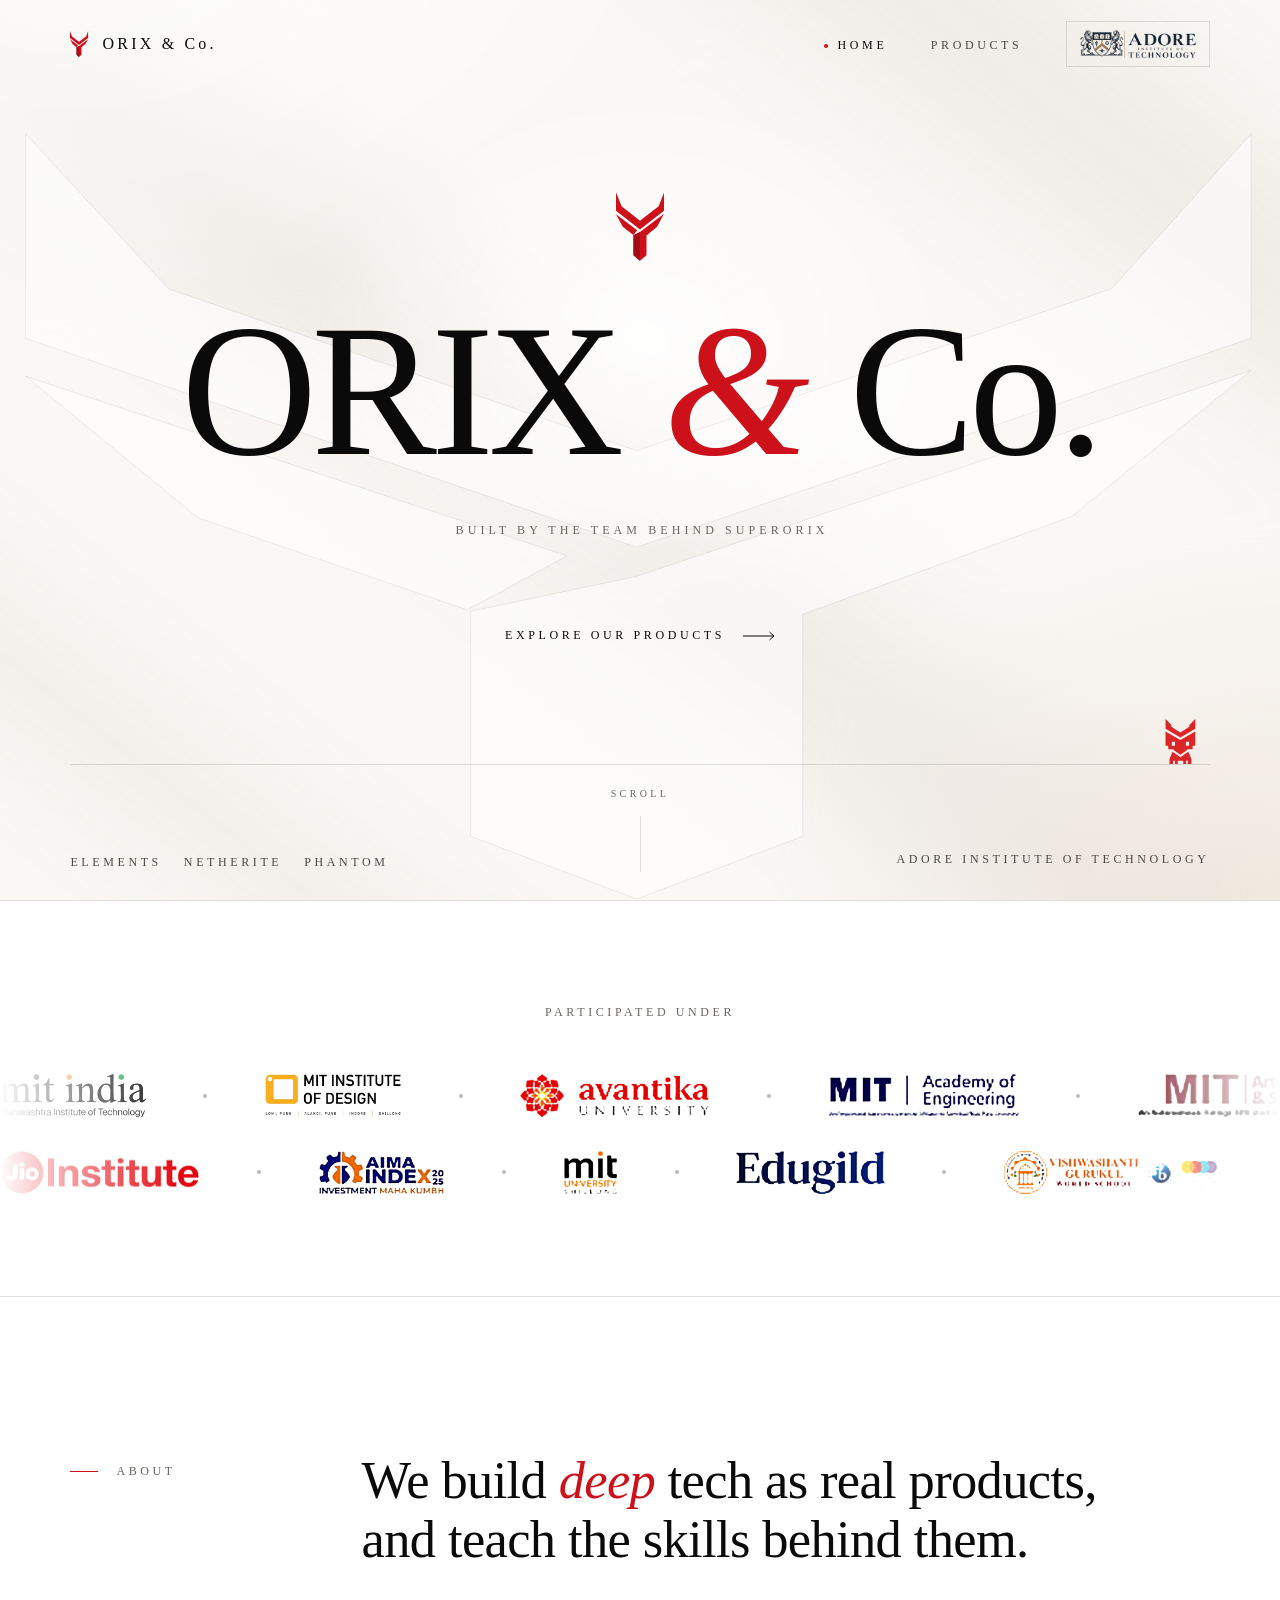
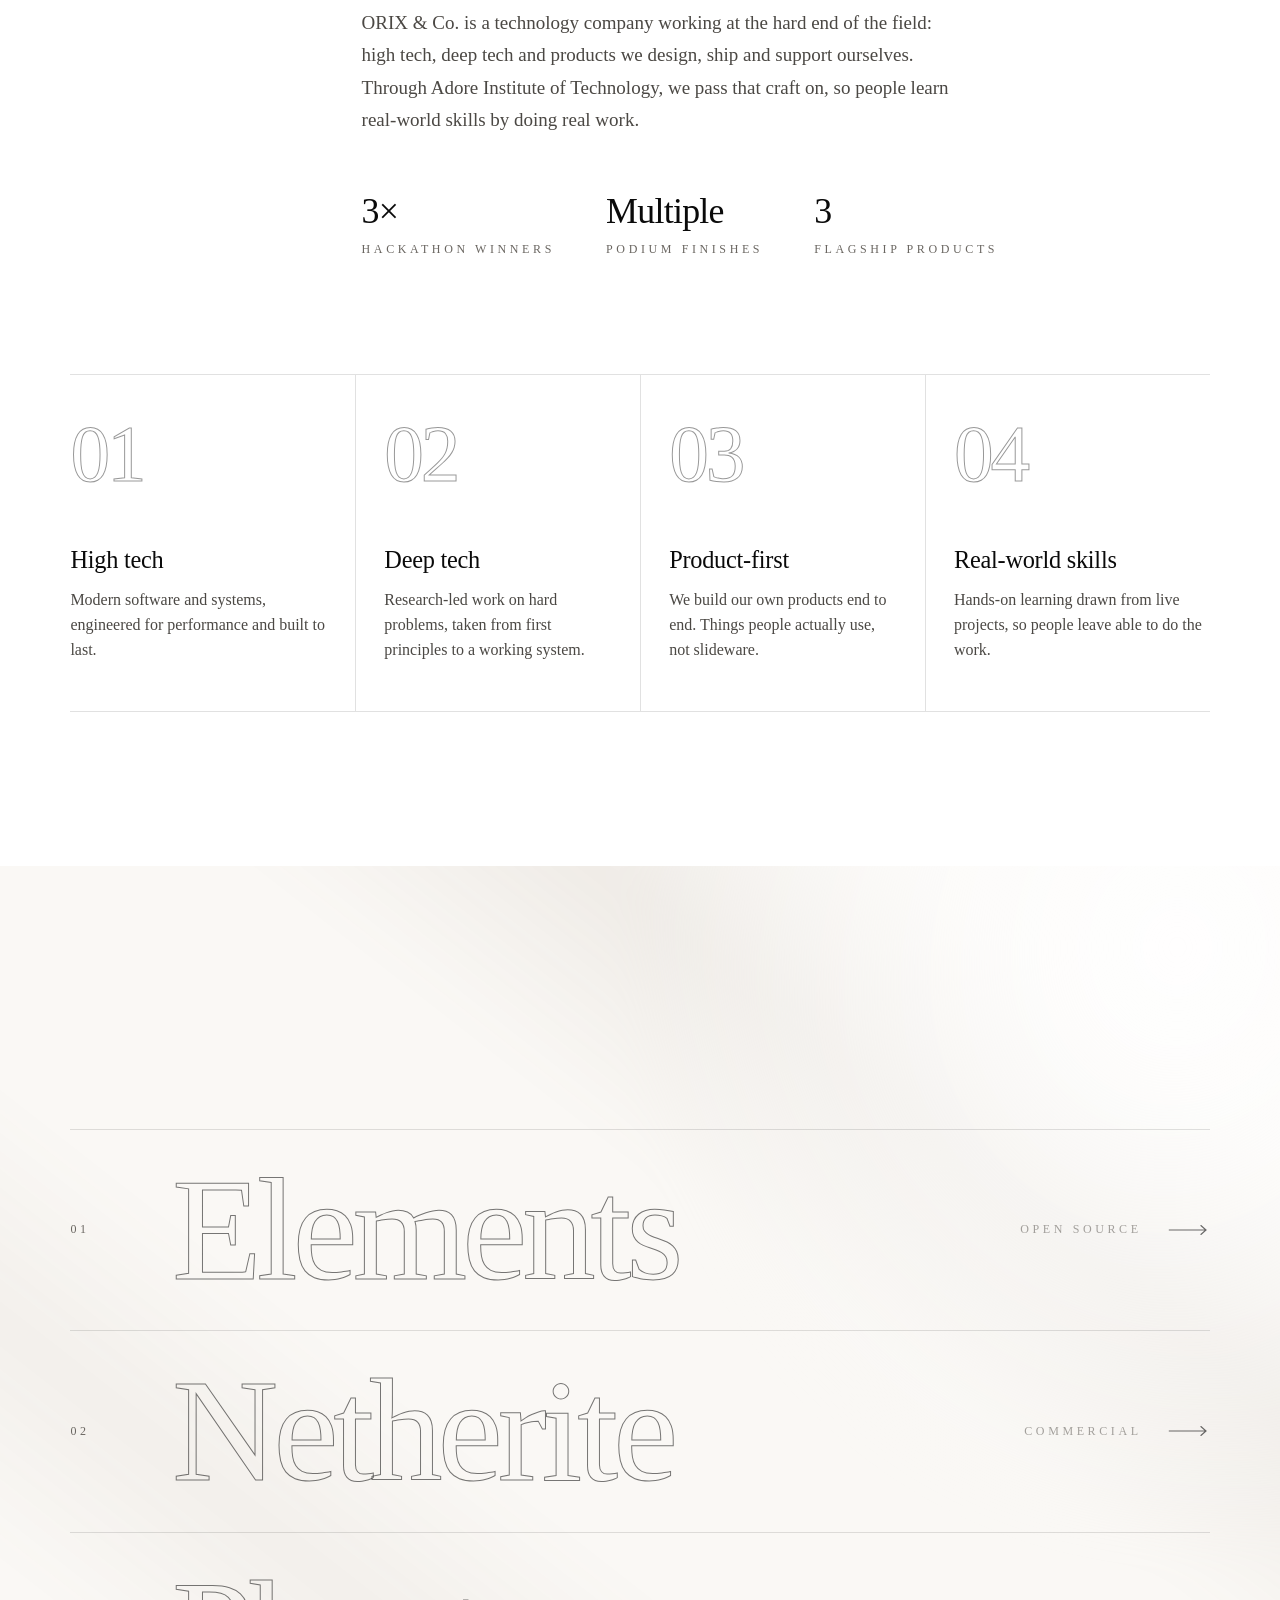
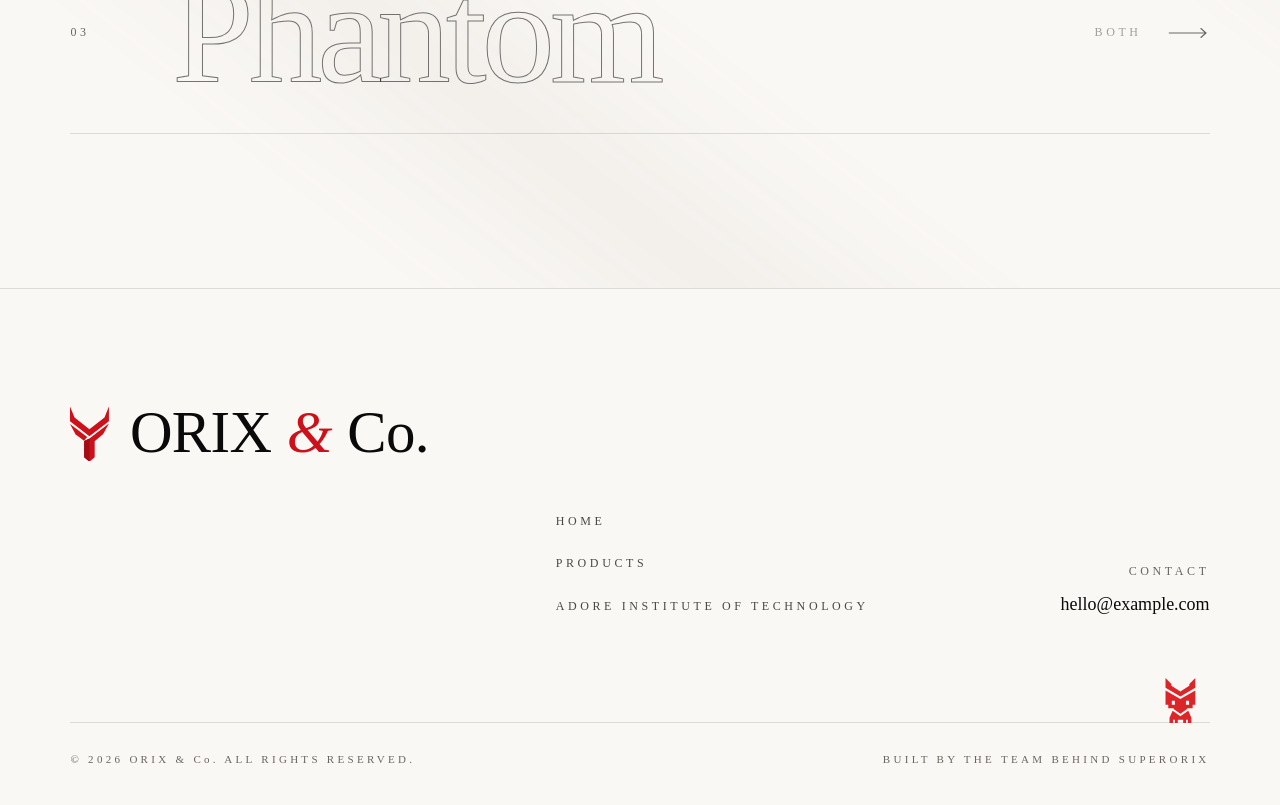
<file: index.html>
<!doctype html>
<html lang="en">
<head>
  <meta charset="utf-8">
  <meta name="viewport" content="width=device-width, initial-scale=1">
  <title>ORIX &amp; Co. — Quiet, considered technology</title>
  <meta name="description" content="ORIX &amp; Co. builds considered software products and trains engineers through the Adore Institute of Technology.">
  <meta name="theme-color" content="#FAF8F5">

  <meta property="og:type" content="website">
  <meta property="og:site_name" content="ORIX &amp; Co.">
  <meta property="og:title" content="ORIX &amp; Co. — Quiet, considered technology">
  <meta property="og:description" content="ORIX &amp; Co. builds considered software products and trains engineers through the Adore Institute of Technology.">
  <meta property="og:url" content="/">
  <meta property="og:image" content="og-image.png">
  <meta property="og:image:width" content="1200">
  <meta property="og:image:height" content="630">
  <meta name="twitter:card" content="summary_large_image">
  <meta name="twitter:title" content="ORIX &amp; Co. — Quiet, considered technology">
  <meta name="twitter:description" content="ORIX &amp; Co. builds considered software products and trains engineers through the Adore Institute of Technology.">
  <meta name="twitter:image" content="og-image.png">

  <link rel="icon" href="favicon.svg" type="image/svg+xml">
  <link rel="apple-touch-icon" href="apple-touch-icon.png">

  <link rel="preload" href="assets/fonts/tinos-regular-latin.woff2" as="font" type="font/woff2" crossorigin>
  <link rel="stylesheet" href="style.css">
  <script src="script.js" defer></script>
</head>
<body data-page="home">
  <a class="skip-link" href="#main">Skip to content</a>

  <header class="site-header" data-header>
    <div class="container header__inner">
      <a class="brand" href="index.html" data-brand-label="{name} — Home" aria-label="ORIX &amp; Co. — Home"><svg class="brand__mark" viewBox="0 0 370 530" aria-hidden="true" focusable="false"><path fill="#CC111A" d="M0 4 43 110 184 221 327 110 369 4V144L184 287 0 144Z"/><path fill="#CC111A" d="M0 170 163 293 133 330 52 267Z"/><path fill="#CC111A" d="M369 166 315 266 234 333V485L184 528 134 485V331L184 307Z"/><path fill="#A30C14" d="M134 331 184 307V528L134 485Z"/></svg><span class="wordmark" data-brand>ORIX &amp; Co.</span></a>
      <nav class="nav" aria-label="Primary">
        <ul class="nav__list">
          <li><a class="nav__link link" href="index.html" data-c="nav.home" aria-current="page">Home</a></li>
          <li><a class="nav__link link" href="products.html" data-c="nav.products">Products</a></li>
          <li><a class="nav__inst" href="institute.html" data-aria="{institute}" aria-label="Adore Institute of Technology"><img class="inst-logo" src="assets/institute/adore-logo-640.webp" alt="" width="640" height="163" decoding="async"></a></li>
        </ul>
      </nav>
      <button class="menu-toggle" type="button" data-menu-toggle aria-expanded="false" aria-controls="mobile-menu" aria-label="Open menu">
        <span></span><span></span>
      </button>
    </div>
  </header>

  <div class="mobile-menu" id="mobile-menu" aria-hidden="true" inert>
    <nav aria-label="Mobile">
      <ul class="mobile-menu__list">
      <li><a href="index.html" aria-current="page"><span class="mobile-menu__num">01</span><span data-c="nav.home">Home</span></a></li>
      <li><a href="products.html"><span class="mobile-menu__num">02</span><span data-c="nav.products">Products</span></a></li>
      <li><a href="institute.html" data-aria="{institute}" aria-label="Adore Institute of Technology"><span class="mobile-menu__num">03</span><img class="inst-logo" src="assets/institute/adore-logo-640.webp" alt="" width="640" height="163" decoding="async"></a></li>
      </ul>
    </nav>
    <p class="mobile-menu__foot"><a class="link" href="mailto:hello@example.com" data-email>hello@example.com</a><div class="mascot-hi mascot-hi--menu" aria-hidden="true"><svg viewBox="430 330 450 546" focusable="false"><g fill="#DC2528" fill-rule="evenodd"><path d="M447 365 513 430V451L614 515 715 451V430L782 365V473L614 573 447 473Z"/><path d="M447 503 614 601 782 503V665H752V705H692L686 714 614 767 542 714 536 705H478V665H447ZM518 620V665H553V620ZM677 620V665H712V620Z"/><path d="M527 733 614 795 703 733 738 810V870H698V833H678V870H646V833H585V870H553V833H532V870H492V810Z"/></g><g class="mascot-hi__arm" fill="#DC2528"><rect x="724" y="752" width="110" height="32"/><rect x="800" y="606" width="34" height="178"/><rect x="792" y="560" width="50" height="50"/><rect x="792" y="532" width="12" height="32"/><rect x="811" y="524" width="12" height="40"/><rect x="830" y="532" width="12" height="32"/><rect x="774" y="578" width="22" height="16"/></g><g class="mascot-hi__lids" fill="#DC2528"><rect x="518" y="620" width="35" height="45"/><rect x="677" y="620" width="35" height="45"/></g></svg><span class="mascot-hi__bubble">hi</span></div></p>
  </div>

  <main id="main">
    <section class="hero hero--home" aria-labelledby="hero-title" data-spot>
      <div class="hero__light" data-parallax="0.18" aria-hidden="true"></div>
      <div class="hero__spot" aria-hidden="true"></div>
      <svg class="hero__trace hero__trace--wide hero__trace--torch" viewBox="0 0 370 530" preserveAspectRatio="none" data-torch aria-hidden="true" focusable="false"><path class="trace-fill" d="M0 4 43 110 184 221 327 110 369 4V144L184 287 0 144Z"/><path d="M0 4 43 110 184 221 327 110 369 4V144L184 287 0 144Z"/><path class="trace-fill" d="M0 170 163 293 133 330 52 267Z"/><path d="M0 170 163 293 133 330 52 267Z"/><path class="trace-fill" d="M369 166 315 266 234 333V485L184 528 134 485V331L184 307Z"/><path d="M369 166 315 266 234 333V485L184 528 134 485V331L184 307Z"/></svg>
      <div class="hero__content">
        <div data-reveal><svg class="hero__mark" viewBox="0 0 370 530" aria-hidden="true" focusable="false"><path fill="#CC111A" d="M0 4 43 110 184 221 327 110 369 4V144L184 287 0 144Z"/><path fill="#CC111A" d="M0 170 163 293 133 330 52 267Z"/><path fill="#CC111A" d="M369 166 315 266 234 333V485L184 528 134 485V331L184 307Z"/><path fill="#A30C14" d="M134 331 184 307V528L134 485Z"/></svg></div>
        <h1 class="hero__title" id="hero-title" data-c="home.hero.title" data-amp data-split>ORIX <span class="amp">&amp;</span> Co.</h1>
        <p class="hero__sub eyebrow" data-c="home.hero.sub" data-reveal style="--d:200ms">Built by the team behind SuperOrix</p>
        <div class="hero__cta" data-reveal style="--d:400ms">
          <a class="cta" href="products.html" data-href="home.hero.ctaHref">
            <span class="cta__text" data-c="home.hero.cta">Explore our products</span>
            <svg class="arrow" viewBox="0 0 32 10" aria-hidden="true" focusable="false"><path d="M0 5h31M26.5 1 31 5l-4.5 4"/></svg>
          </a>
        </div>
      </div>
      <div class="hero__bar" data-reveal style="--d:700ms">
        <ul class="hero__products eyebrow" data-render="hero-products" aria-label="Products">
          <li><a class="link" href="products.html#elements">Elements</a></li>
          <li><a class="link" href="products.html#netherite">Netherite</a></li>
          <li><a class="link" href="products.html#phantom">Phantom</a></li>
        </ul>
        <div class="scroll-cue" aria-hidden="true">
          <span data-c="home.hero.scroll">Scroll</span>
          <span class="scroll-cue__line"></span>
        </div>
        <div class="mascot-hi mascot-hi--bar" aria-hidden="true"><svg viewBox="430 330 450 546" focusable="false"><g fill="#DC2528" fill-rule="evenodd"><path d="M447 365 513 430V451L614 515 715 451V430L782 365V473L614 573 447 473Z"/><path d="M447 503 614 601 782 503V665H752V705H692L686 714 614 767 542 714 536 705H478V665H447ZM518 620V665H553V620ZM677 620V665H712V620Z"/><path d="M527 733 614 795 703 733 738 810V870H698V833H678V870H646V833H585V870H553V833H532V870H492V810Z"/></g><g class="mascot-hi__arm" fill="#DC2528"><rect x="724" y="752" width="110" height="32"/><rect x="800" y="606" width="34" height="178"/><rect x="792" y="560" width="50" height="50"/><rect x="792" y="532" width="12" height="32"/><rect x="811" y="524" width="12" height="40"/><rect x="830" y="532" width="12" height="32"/><rect x="774" y="578" width="22" height="16"/></g><g class="mascot-hi__lids" fill="#DC2528"><rect x="518" y="620" width="35" height="45"/><rect x="677" y="620" width="35" height="45"/></g></svg><span class="mascot-hi__bubble">hi</span></div>
        <a class="hero__side eyebrow link" href="institute.html" data-href="home.hero.sideLink.href" data-c="home.hero.sideLink.label">Adore Institute of Technology</a>
      </div>
    </section>

    <section class="band" aria-labelledby="partners-title">
      <div class="band__label">
        <h2 class="eyebrow" id="partners-title" data-c="home.partners.label">Participated under</h2>
      </div>
      <div class="marquees" data-marquees></div>
    </section>

    <section class="section about" aria-labelledby="about-title">
      <div class="container">
        <div class="grid split">
          <p class="split__label eyebrow eyebrow--rule" data-c="home.about.label" data-reveal>About</p>
          <div class="split__main">
            <h2 class="statement" id="about-title" data-c="home.about.statement" data-rich data-reveal style="--d:100ms">We build <span class="accent">deep</span> tech as real products, and teach the skills behind them.</h2>
            <p class="lede" data-c="home.about.body" data-reveal style="--d:200ms">ORIX &amp; Co. is a technology company working at the hard end of the field: high tech, deep tech and products we design, ship and support ourselves. Through Adore Institute of Technology, we pass that craft on, so people learn real-world skills by doing real work.</p>
            <ul class="stats" data-render="stats" aria-label="Highlights">
              <li class="stat"><span class="stat__value">3&times;</span><span class="stat__label eyebrow">Hackathon winners</span></li>
              <li class="stat"><span class="stat__value">Multiple</span><span class="stat__label eyebrow">Podium finishes</span></li>
              <li class="stat"><span class="stat__value">3</span><span class="stat__label eyebrow">Flagship products</span></li>
            </ul>
          </div>
        </div>
        <ol class="pillars" data-render="pillars" aria-label="What we focus on">
          <li class="pillar"><span class="pillar__num" aria-hidden="true">01</span><h3 class="pillar__title">High tech</h3><p class="pillar__text">Modern software and systems, engineered for performance and built to last.</p></li>
          <li class="pillar"><span class="pillar__num" aria-hidden="true">02</span><h3 class="pillar__title">Deep tech</h3><p class="pillar__text">Research-led work on hard problems, taken from first principles to a working system.</p></li>
          <li class="pillar"><span class="pillar__num" aria-hidden="true">03</span><h3 class="pillar__title">Product-first</h3><p class="pillar__text">We build our own products end to end. Things people actually use, not slideware.</p></li>
          <li class="pillar"><span class="pillar__num" aria-hidden="true">04</span><h3 class="pillar__title">Real-world skills</h3><p class="pillar__text">Hands-on learning drawn from live projects, so people leave able to do the work.</p></li>
        </ol>
      </div>
    </section>

    <section class="showcase" aria-labelledby="showcase-title">
      <div class="container">
        <div class="showcase__head">
          <h2 class="eyebrow eyebrow--rule" id="showcase-title" data-c="home.showcase.label" data-reveal>Products</h2>
          <a class="cta" href="products.html" data-href="home.showcase.href" data-reveal style="--d:120ms">
            <span class="cta__text" data-c="home.showcase.cta">View all products</span>
            <svg class="arrow" viewBox="0 0 32 10" aria-hidden="true" focusable="false"><path d="M0 5h31M26.5 1 31 5l-4.5 4"/></svg>
          </a>
        </div>
        <ol class="showcase__list" data-showcase data-render="showcase">
          <li><a class="showcase__row" href="products.html#elements"><span class="showcase__name">Elements</span></a></li>
          <li><a class="showcase__row" href="products.html#netherite"><span class="showcase__name">Netherite</span></a></li>
          <li><a class="showcase__row" href="products.html#phantom"><span class="showcase__name">Phantom</span></a></li>
        </ol>
      </div>
    </section>
    <div class="mascot-cursor" data-mascot aria-hidden="true">
      <svg viewBox="440 358 350 518" focusable="false"><g fill="#DC2528" fill-rule="evenodd">
    <path d="M447 365 513 430V451L614 515 715 451V430L782 365V473L614 573 447 473Z"/>
    <path d="M447 503 614 601 782 503V665H752V705H692L686 714 614 767 542 714 536 705H478V665H447ZM518 620V665H553V620ZM677 620V665H712V620Z"/>
    <path d="M527 733 614 795 703 733 738 810V870H698V833H678V870H646V833H585V870H553V833H532V870H492V810Z"/>
  </g>
        <g class="mascot-cursor__lids" fill="#DC2528"><rect x="518" y="620" width="35" height="45"/><rect x="677" y="620" width="35" height="45"/></g>
      </svg>
    </div>

  </main>

  <footer class="site-footer">
    <div class="container">
      <div class="footer__top">
        <a class="footer__mark" href="index.html" data-brand-label="{name} — Home" aria-label="ORIX &amp; Co. — Home"><svg class="brand__mark" viewBox="0 0 370 530" aria-hidden="true" focusable="false"><path fill="#CC111A" d="M0 4 43 110 184 221 327 110 369 4V144L184 287 0 144Z"/><path fill="#CC111A" d="M0 170 163 293 133 330 52 267Z"/><path fill="#CC111A" d="M369 166 315 266 234 333V485L184 528 134 485V331L184 307Z"/><path fill="#A30C14" d="M134 331 184 307V528L134 485Z"/></svg><span data-brand="accent">ORIX <span class="amp">&amp;</span> Co.</span></a>
        <nav class="footer__nav" aria-label="Footer">
          <ul class="footer__links">
            <li><a class="link" href="index.html" data-c="nav.home">Home</a></li>
            <li><a class="link" href="products.html" data-c="nav.products">Products</a></li>
            <li><a class="link" href="institute.html" data-c="nav.institute">Adore Institute of Technology</a></li>
          </ul>
        </nav>
        <p class="footer__contact">
          <span class="eyebrow">Contact</span>
          <a class="footer__email link" href="mailto:hello@example.com" data-email>hello@example.com</a>
        </p>
      </div>
      <div class="footer__bottom">
        <div class="mascot-hi mascot-hi--footer" aria-hidden="true"><svg viewBox="430 330 450 546" focusable="false"><g fill="#DC2528" fill-rule="evenodd"><path d="M447 365 513 430V451L614 515 715 451V430L782 365V473L614 573 447 473Z"/><path d="M447 503 614 601 782 503V665H752V705H692L686 714 614 767 542 714 536 705H478V665H447ZM518 620V665H553V620ZM677 620V665H712V620Z"/><path d="M527 733 614 795 703 733 738 810V870H698V833H678V870H646V833H585V870H553V833H532V870H492V810Z"/></g><g class="mascot-hi__arm" fill="#DC2528"><rect x="724" y="752" width="110" height="32"/><rect x="800" y="606" width="34" height="178"/><rect x="792" y="560" width="50" height="50"/><rect x="792" y="532" width="12" height="32"/><rect x="811" y="524" width="12" height="40"/><rect x="830" y="532" width="12" height="32"/><rect x="774" y="578" width="22" height="16"/></g><g class="mascot-hi__lids" fill="#DC2528"><rect x="518" y="620" width="35" height="45"/><rect x="677" y="620" width="35" height="45"/></g></svg><span class="mascot-hi__bubble">hi</span></div>
        <p class="eyebrow">&copy; <span data-year>2026</span> <span data-brand>ORIX &amp; Co.</span> <span data-c="footer.rights">All rights reserved.</span></p>
        <p class="eyebrow" data-c="TAGLINE">Built by the team behind SuperOrix</p>
      </div>
    </div>
  </footer>
</body>
</html>
</file>
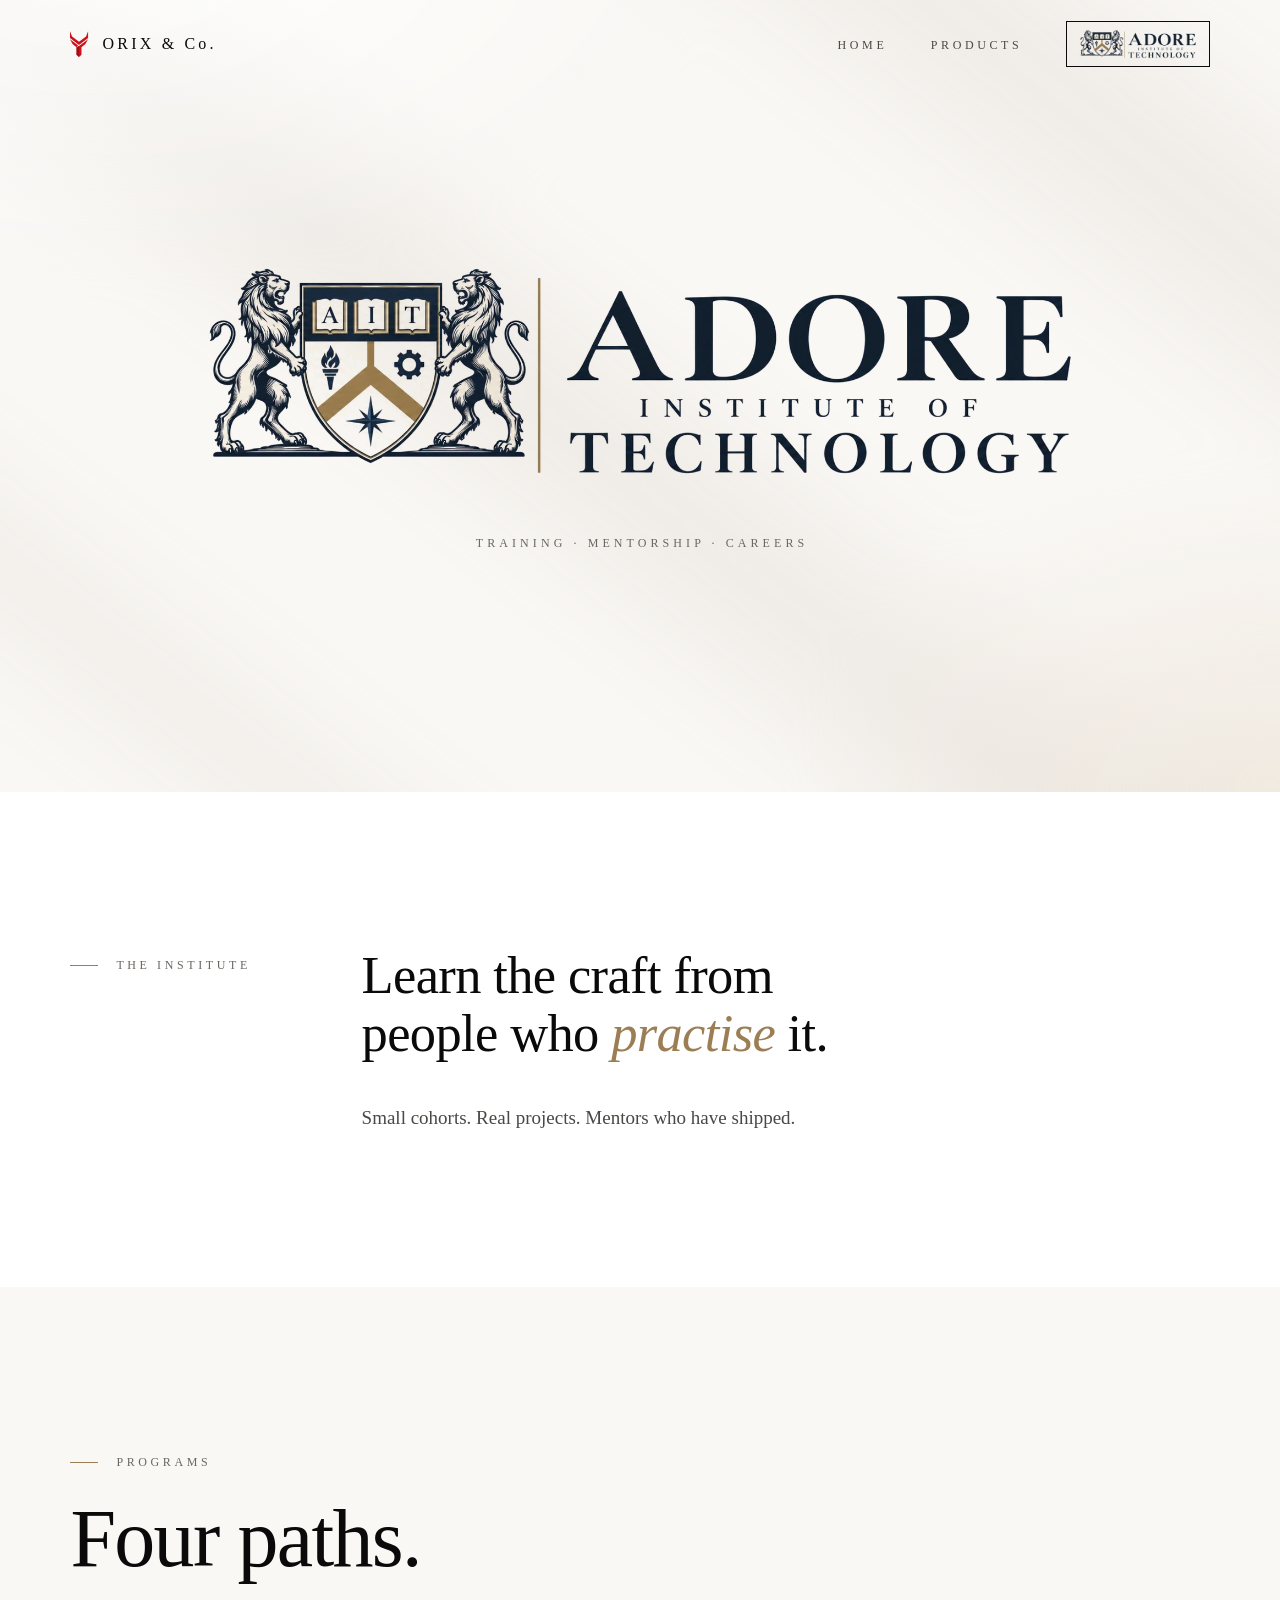
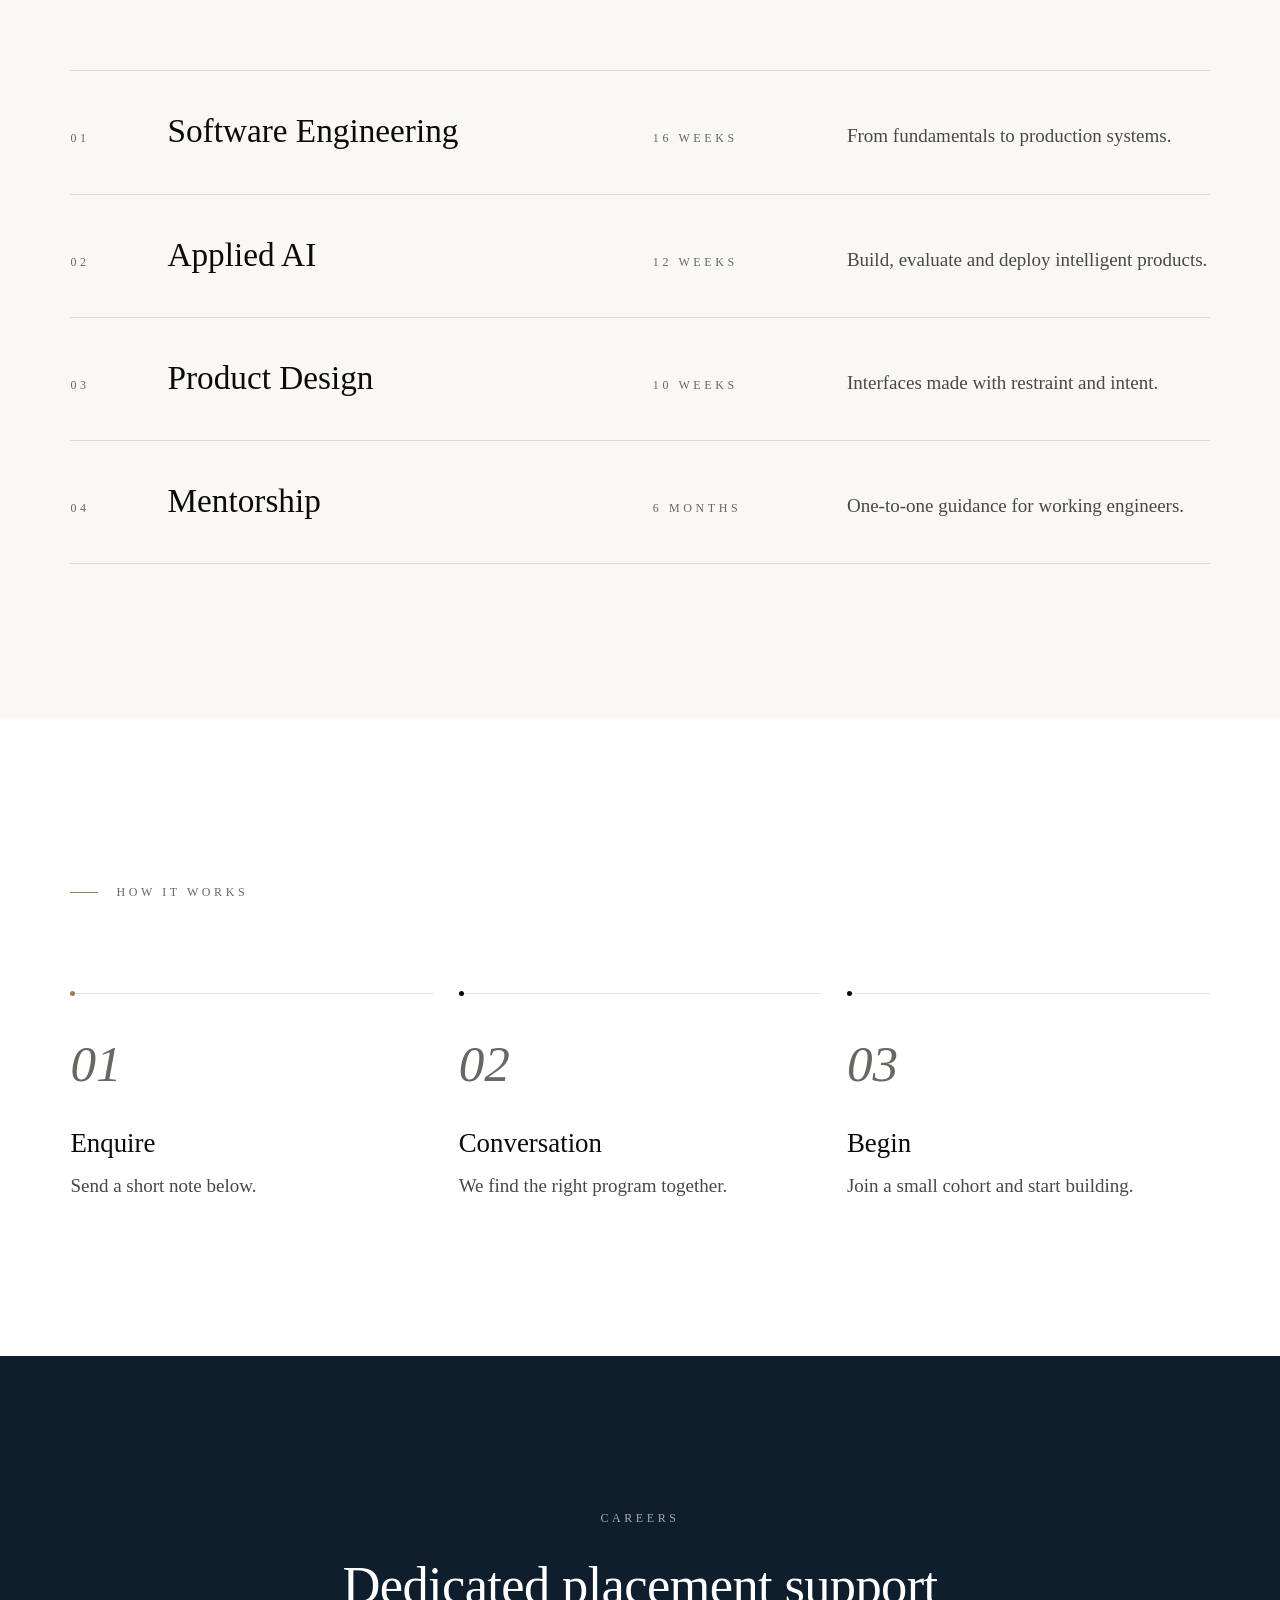
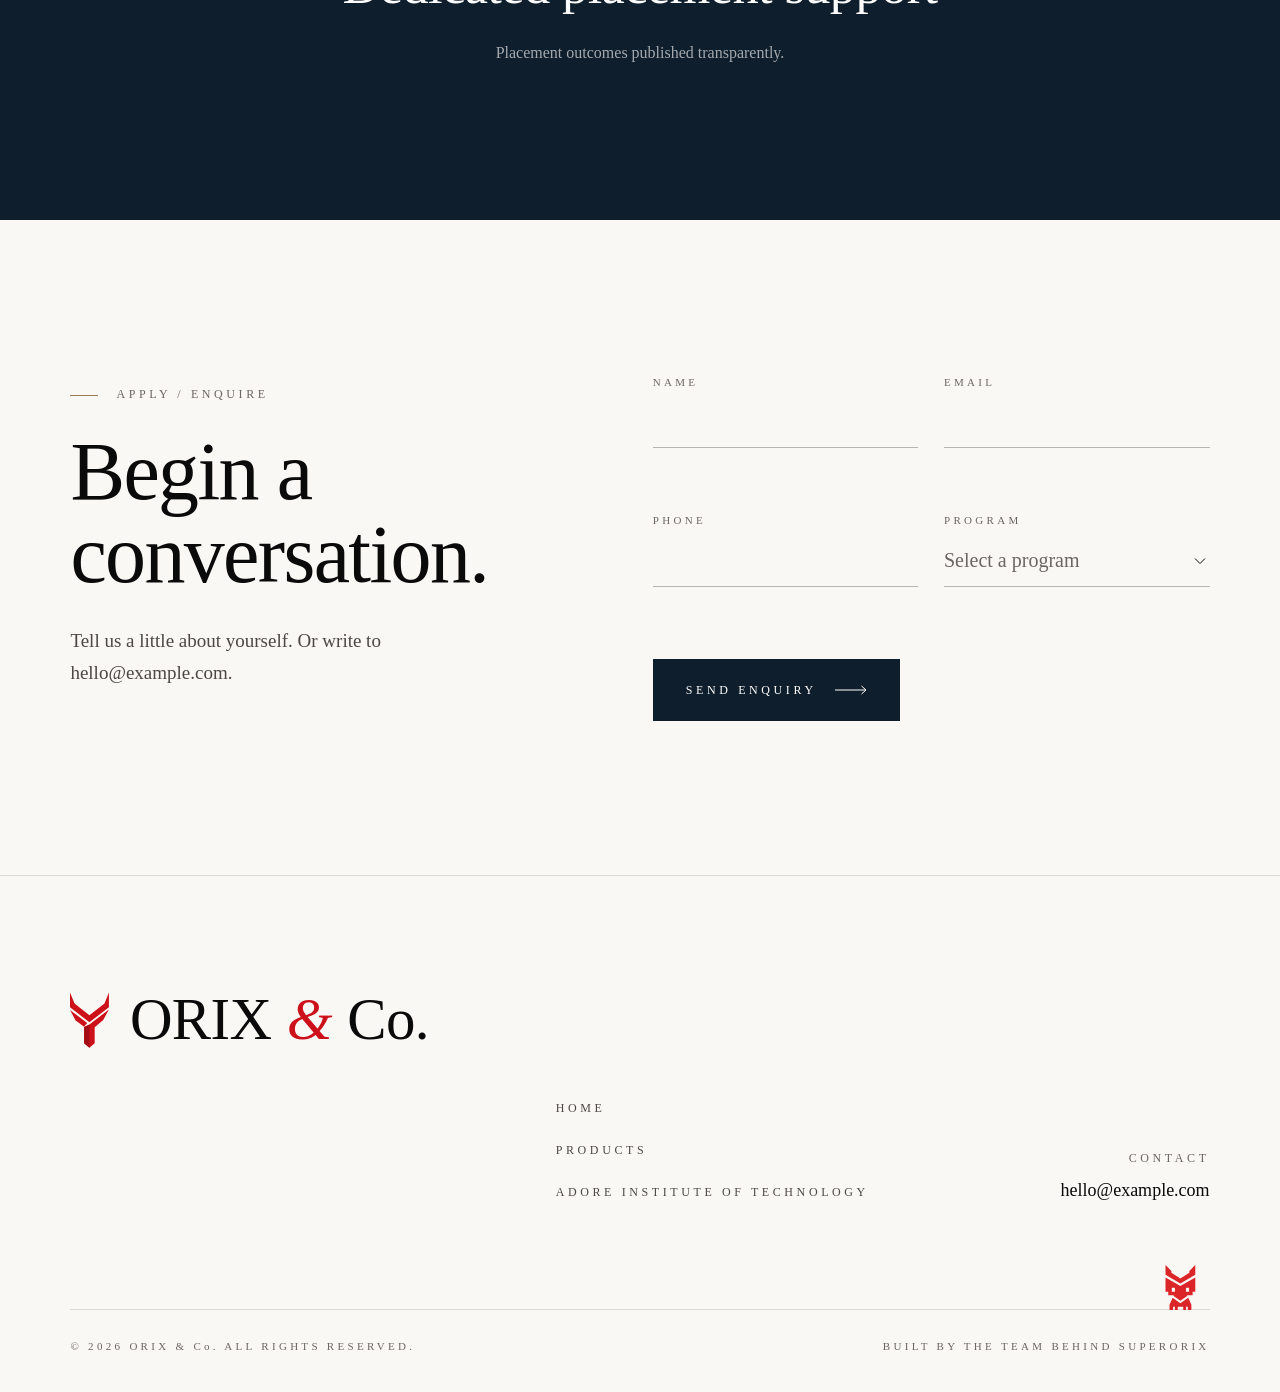
<file: institute.html>
<!doctype html>
<html lang="en">
<head>
  <meta charset="utf-8">
  <meta name="viewport" content="width=device-width, initial-scale=1">
  <title>Adore Institute of Technology — ORIX &amp; Co.</title>
  <meta name="description" content="Training, mentorship and careers at the Adore Institute of Technology, by ORIX &amp; Co.">
  <meta name="theme-color" content="#FAF8F5">

  <meta property="og:type" content="website">
  <meta property="og:site_name" content="ORIX &amp; Co.">
  <meta property="og:title" content="Adore Institute of Technology — ORIX &amp; Co.">
  <meta property="og:description" content="Training, mentorship and careers at the Adore Institute of Technology, by ORIX &amp; Co.">
  <meta property="og:url" content="/institute.html">
  <meta property="og:image" content="og-image.png">
  <meta property="og:image:width" content="1200">
  <meta property="og:image:height" content="630">
  <meta name="twitter:card" content="summary_large_image">
  <meta name="twitter:title" content="Adore Institute of Technology — ORIX &amp; Co.">
  <meta name="twitter:description" content="Training, mentorship and careers at the Adore Institute of Technology, by ORIX &amp; Co.">
  <meta name="twitter:image" content="og-image.png">

  <link rel="icon" href="favicon.svg" type="image/svg+xml">
  <link rel="apple-touch-icon" href="apple-touch-icon.png">

  <link rel="preload" href="assets/fonts/tinos-regular-latin.woff2" as="font" type="font/woff2" crossorigin>
  <link rel="stylesheet" href="style.css">
  <script src="script.js" defer></script>
</head>
<body data-page="institute">
  <a class="skip-link" href="#main">Skip to content</a>

  <header class="site-header" data-header>
    <div class="container header__inner">
      <a class="brand" href="index.html" data-brand-label="{name} — Home" aria-label="ORIX &amp; Co. — Home"><svg class="brand__mark" viewBox="0 0 370 530" aria-hidden="true" focusable="false"><path fill="#CC111A" d="M0 4 43 110 184 221 327 110 369 4V144L184 287 0 144Z"/><path fill="#CC111A" d="M0 170 163 293 133 330 52 267Z"/><path fill="#CC111A" d="M369 166 315 266 234 333V485L184 528 134 485V331L184 307Z"/><path fill="#A30C14" d="M134 331 184 307V528L134 485Z"/></svg><span class="wordmark" data-brand>ORIX &amp; Co.</span></a>
      <nav class="nav" aria-label="Primary">
        <ul class="nav__list">
          <li><a class="nav__link link" href="index.html" data-c="nav.home">Home</a></li>
          <li><a class="nav__link link" href="products.html" data-c="nav.products">Products</a></li>
          <li><a class="nav__inst" href="institute.html" data-aria="{institute}" aria-label="Adore Institute of Technology" aria-current="page"><img class="inst-logo" src="assets/institute/adore-logo-640.webp" alt="" width="640" height="163" decoding="async"></a></li>
        </ul>
      </nav>
      <button class="menu-toggle" type="button" data-menu-toggle aria-expanded="false" aria-controls="mobile-menu" aria-label="Open menu">
        <span></span><span></span>
      </button>
    </div>
  </header>

  <div class="mobile-menu" id="mobile-menu" aria-hidden="true" inert>
    <nav aria-label="Mobile">
      <ul class="mobile-menu__list">
      <li><a href="index.html"><span class="mobile-menu__num">01</span><span data-c="nav.home">Home</span></a></li>
      <li><a href="products.html"><span class="mobile-menu__num">02</span><span data-c="nav.products">Products</span></a></li>
      <li><a href="institute.html" data-aria="{institute}" aria-label="Adore Institute of Technology" aria-current="page"><span class="mobile-menu__num">03</span><img class="inst-logo" src="assets/institute/adore-logo-640.webp" alt="" width="640" height="163" decoding="async"></a></li>
      </ul>
    </nav>
    <p class="mobile-menu__foot"><a class="link" href="mailto:hello@example.com" data-email>hello@example.com</a><div class="mascot-hi mascot-hi--menu" aria-hidden="true"><svg viewBox="430 330 450 546" focusable="false"><g fill="#DC2528" fill-rule="evenodd"><path d="M447 365 513 430V451L614 515 715 451V430L782 365V473L614 573 447 473Z"/><path d="M447 503 614 601 782 503V665H752V705H692L686 714 614 767 542 714 536 705H478V665H447ZM518 620V665H553V620ZM677 620V665H712V620Z"/><path d="M527 733 614 795 703 733 738 810V870H698V833H678V870H646V833H585V870H553V833H532V870H492V810Z"/></g><g class="mascot-hi__arm" fill="#DC2528"><rect x="724" y="752" width="110" height="32"/><rect x="800" y="606" width="34" height="178"/><rect x="792" y="560" width="50" height="50"/><rect x="792" y="532" width="12" height="32"/><rect x="811" y="524" width="12" height="40"/><rect x="830" y="532" width="12" height="32"/><rect x="774" y="578" width="22" height="16"/></g><g class="mascot-hi__lids" fill="#DC2528"><rect x="518" y="620" width="35" height="45"/><rect x="677" y="620" width="35" height="45"/></g></svg><span class="mascot-hi__bubble">hi</span></div></p>
  </div>

  <main id="main">
    <section class="hero hero--page hero--inst" aria-labelledby="institute-title">
      <div class="hero__light" data-parallax="0.18" aria-hidden="true"></div>
      <div class="hero__content">
        <h1 class="inst-hero__title" id="institute-title" data-reveal><img class="inst-logo" src="assets/institute/adore-logo-1600.webp" srcset="assets/institute/adore-logo-640.webp 640w, assets/institute/adore-logo-1600.webp 1600w" sizes="(max-width: 860px) 90vw, 880px" alt="Adore Institute of Technology" data-alt="INSTITUTE_NAME" width="1600" height="408" decoding="async" fetchpriority="high"></h1>
        <p class="hero__sub eyebrow" data-c="institute.hero.sub" data-reveal style="--d:200ms">Training &middot; Mentorship &middot; Careers</p>
      </div>
    </section>

    <section class="section" aria-labelledby="intro-title">
      <div class="container grid split">
        <p class="split__label eyebrow eyebrow--rule" data-c="institute.intro.label" data-reveal>The Institute</p>
        <div class="split__main">
          <h2 class="statement" id="intro-title" data-c="institute.intro.statement" data-rich data-reveal style="--d:100ms">Learn the craft from people who <span class="accent">practise</span> it.</h2>
          <p class="lede" data-c="institute.intro.body" data-reveal style="--d:200ms">Small cohorts. Real projects. Mentors who have shipped.</p>
        </div>
      </div>
    </section>

    <section class="section section--ivory" aria-labelledby="programs-title">
      <div class="container">
        <div class="section-head">
          <p class="eyebrow eyebrow--rule" data-c="institute.programs.label" data-reveal>Programs</p>
          <h2 class="display" id="programs-title" data-c="institute.programs.title" data-reveal style="--d:100ms">Four paths.</h2>
        </div>
        <ol class="programs" data-render="programs"></ol>
      </div>
    </section>

    <section class="section" aria-labelledby="steps-title">
      <div class="container">
        <div class="section-head">
          <h2 class="eyebrow eyebrow--rule" id="steps-title" data-c="institute.steps.label" data-reveal>How it works</h2>
        </div>
        <ol class="steps" data-render="steps"></ol>
      </div>
    </section>

    <section class="section section--dark placement" aria-labelledby="placement-title">
      <div class="container">
        <p class="eyebrow" data-c="institute.placement.label" data-reveal>Careers</p>
        <h2 class="statement" id="placement-title" data-c="institute.placement.claim" data-reveal style="--d:100ms">Dedicated placement support</h2>
        <p class="placement__note" data-placement-note data-reveal style="--d:200ms">Placement outcomes published transparently.</p>
      </div>
    </section>

    <section class="section section--ivory" id="apply" aria-labelledby="apply-title">
      <div class="container grid">
        <div class="apply__intro">
          <p class="eyebrow eyebrow--rule" data-c="institute.apply.label" data-reveal>Apply / Enquire</p>
          <h2 class="display" id="apply-title" data-c="institute.apply.title" data-reveal style="--d:100ms">Begin a conversation.</h2>
          <p class="lede" data-reveal style="--d:200ms"><span data-c="institute.apply.body">Tell us a little about yourself. Or write to</span> <a class="link" href="mailto:hello@example.com" data-email>hello@example.com</a>.</p>
        </div>

        <div class="apply__form" data-reveal style="--d:200ms">
          <!-- TODO: no backend yet. See initForm() in script.js to connect Netlify Forms, Formspree or an API. -->
          <form class="form" data-enquiry novalidate>
            <div class="form__row">
              <div class="field">
                <label class="eyebrow" for="f-name" data-c="institute.apply.fields.name">Name</label>
                <input id="f-name" name="name" type="text" autocomplete="name" required aria-describedby="f-name-error">
                <span class="field__error" id="f-name-error" aria-live="polite"></span>
              </div>
              <div class="field">
                <label class="eyebrow" for="f-email" data-c="institute.apply.fields.email">Email</label>
                <input id="f-email" name="email" type="email" autocomplete="email" inputmode="email" required aria-describedby="f-email-error">
                <span class="field__error" id="f-email-error" aria-live="polite"></span>
              </div>
            </div>
            <div class="form__row">
              <div class="field">
                <label class="eyebrow" for="f-phone" data-c="institute.apply.fields.phone">Phone</label>
                <input id="f-phone" name="phone" type="tel" autocomplete="tel" inputmode="tel" required aria-describedby="f-phone-error">
                <span class="field__error" id="f-phone-error" aria-live="polite"></span>
              </div>
              <div class="field">
                <label class="eyebrow" for="f-program" data-c="institute.apply.fields.program">Program</label>
                <select id="f-program" name="program" required aria-describedby="f-program-error" data-render="program-options">
                  <option value="">Select a program</option>
                </select>
                <span class="field__error" id="f-program-error" aria-live="polite"></span>
              </div>
            </div>
            <div class="form__foot">
              <button class="button" type="submit">
                <span data-c="institute.apply.submit">Send enquiry</span>
                <svg class="arrow" viewBox="0 0 32 10" aria-hidden="true" focusable="false"><path d="M0 5h31M26.5 1 31 5l-4.5 4"/></svg>
              </button>
              <p class="form__status" data-form-status role="status" aria-live="polite"></p>
              <div class="mascot-hi mascot-hi--form" aria-hidden="true" hidden><svg viewBox="430 330 450 546" focusable="false"><g fill="#DC2528" fill-rule="evenodd"><path d="M447 365 513 430V451L614 515 715 451V430L782 365V473L614 573 447 473Z"/><path d="M447 503 614 601 782 503V665H752V705H692L686 714 614 767 542 714 536 705H478V665H447ZM518 620V665H553V620ZM677 620V665H712V620Z"/><path d="M527 733 614 795 703 733 738 810V870H698V833H678V870H646V833H585V870H553V833H532V870H492V810Z"/></g><g class="mascot-hi__arm" fill="#DC2528"><rect x="724" y="752" width="110" height="32"/><rect x="800" y="606" width="34" height="178"/><rect x="792" y="560" width="50" height="50"/><rect x="792" y="532" width="12" height="32"/><rect x="811" y="524" width="12" height="40"/><rect x="830" y="532" width="12" height="32"/><rect x="774" y="578" width="22" height="16"/></g><g class="mascot-hi__lids" fill="#DC2528"><rect x="518" y="620" width="35" height="45"/><rect x="677" y="620" width="35" height="45"/></g></svg><span class="mascot-hi__bubble">hi</span></div>
            </div>
          </form>
        </div>
      </div>
    </section>
  </main>

  <footer class="site-footer">
    <div class="container">
      <div class="footer__top">
        <a class="footer__mark" href="index.html" data-brand-label="{name} — Home" aria-label="ORIX &amp; Co. — Home"><svg class="brand__mark" viewBox="0 0 370 530" aria-hidden="true" focusable="false"><path fill="#CC111A" d="M0 4 43 110 184 221 327 110 369 4V144L184 287 0 144Z"/><path fill="#CC111A" d="M0 170 163 293 133 330 52 267Z"/><path fill="#CC111A" d="M369 166 315 266 234 333V485L184 528 134 485V331L184 307Z"/><path fill="#A30C14" d="M134 331 184 307V528L134 485Z"/></svg><span data-brand="accent">ORIX <span class="amp">&amp;</span> Co.</span></a>
        <nav class="footer__nav" aria-label="Footer">
          <ul class="footer__links">
            <li><a class="link" href="index.html" data-c="nav.home">Home</a></li>
            <li><a class="link" href="products.html" data-c="nav.products">Products</a></li>
            <li><a class="link" href="institute.html" data-c="nav.institute">Adore Institute of Technology</a></li>
          </ul>
        </nav>
        <p class="footer__contact">
          <span class="eyebrow">Contact</span>
          <a class="footer__email link" href="mailto:hello@example.com" data-email>hello@example.com</a>
        </p>
      </div>
      <div class="footer__bottom">
        <div class="mascot-hi mascot-hi--footer" aria-hidden="true"><svg viewBox="430 330 450 546" focusable="false"><g fill="#DC2528" fill-rule="evenodd"><path d="M447 365 513 430V451L614 515 715 451V430L782 365V473L614 573 447 473Z"/><path d="M447 503 614 601 782 503V665H752V705H692L686 714 614 767 542 714 536 705H478V665H447ZM518 620V665H553V620ZM677 620V665H712V620Z"/><path d="M527 733 614 795 703 733 738 810V870H698V833H678V870H646V833H585V870H553V833H532V870H492V810Z"/></g><g class="mascot-hi__arm" fill="#DC2528"><rect x="724" y="752" width="110" height="32"/><rect x="800" y="606" width="34" height="178"/><rect x="792" y="560" width="50" height="50"/><rect x="792" y="532" width="12" height="32"/><rect x="811" y="524" width="12" height="40"/><rect x="830" y="532" width="12" height="32"/><rect x="774" y="578" width="22" height="16"/></g><g class="mascot-hi__lids" fill="#DC2528"><rect x="518" y="620" width="35" height="45"/><rect x="677" y="620" width="35" height="45"/></g></svg><span class="mascot-hi__bubble">hi</span></div>
        <p class="eyebrow">&copy; <span data-year>2026</span> <span data-brand>ORIX &amp; Co.</span> <span data-c="footer.rights">All rights reserved.</span></p>
        <p class="eyebrow" data-c="TAGLINE">Built by the team behind SuperOrix</p>
      </div>
    </div>
  </footer>
</body>
</html>
</file>
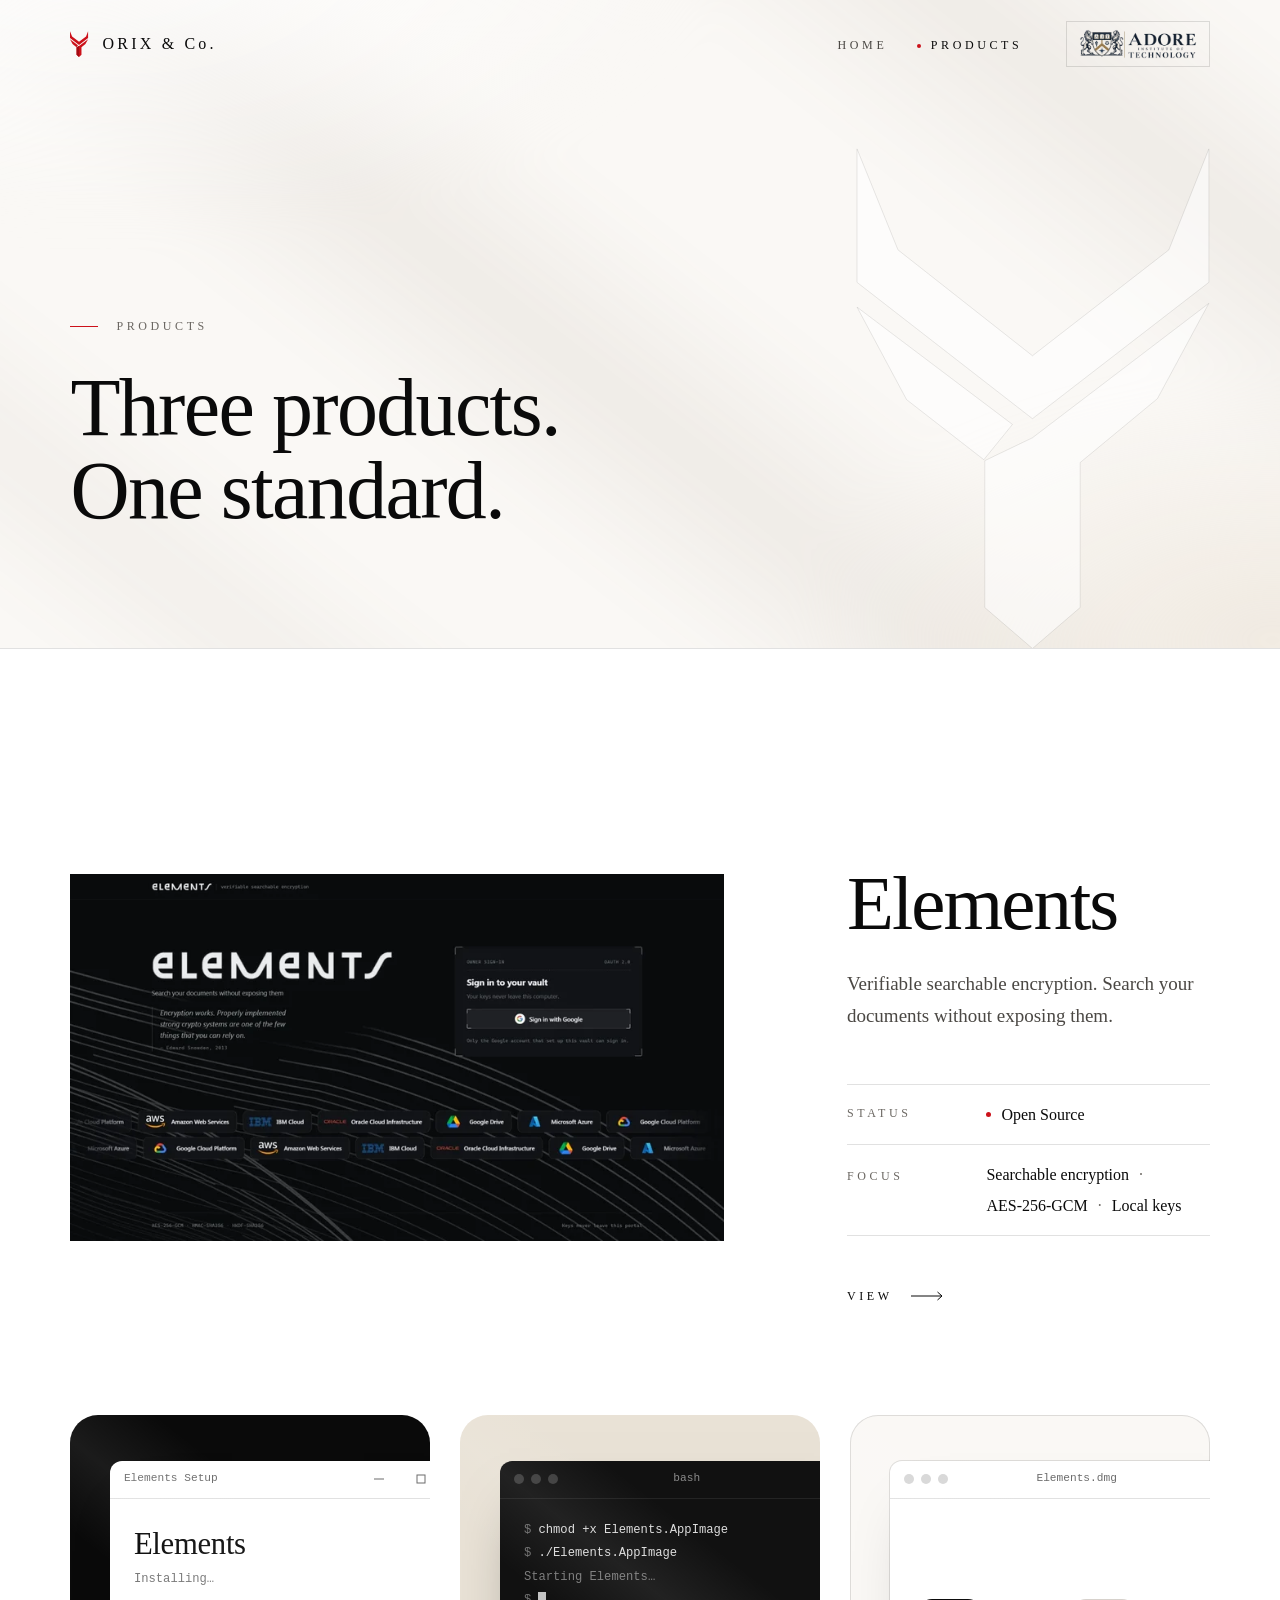
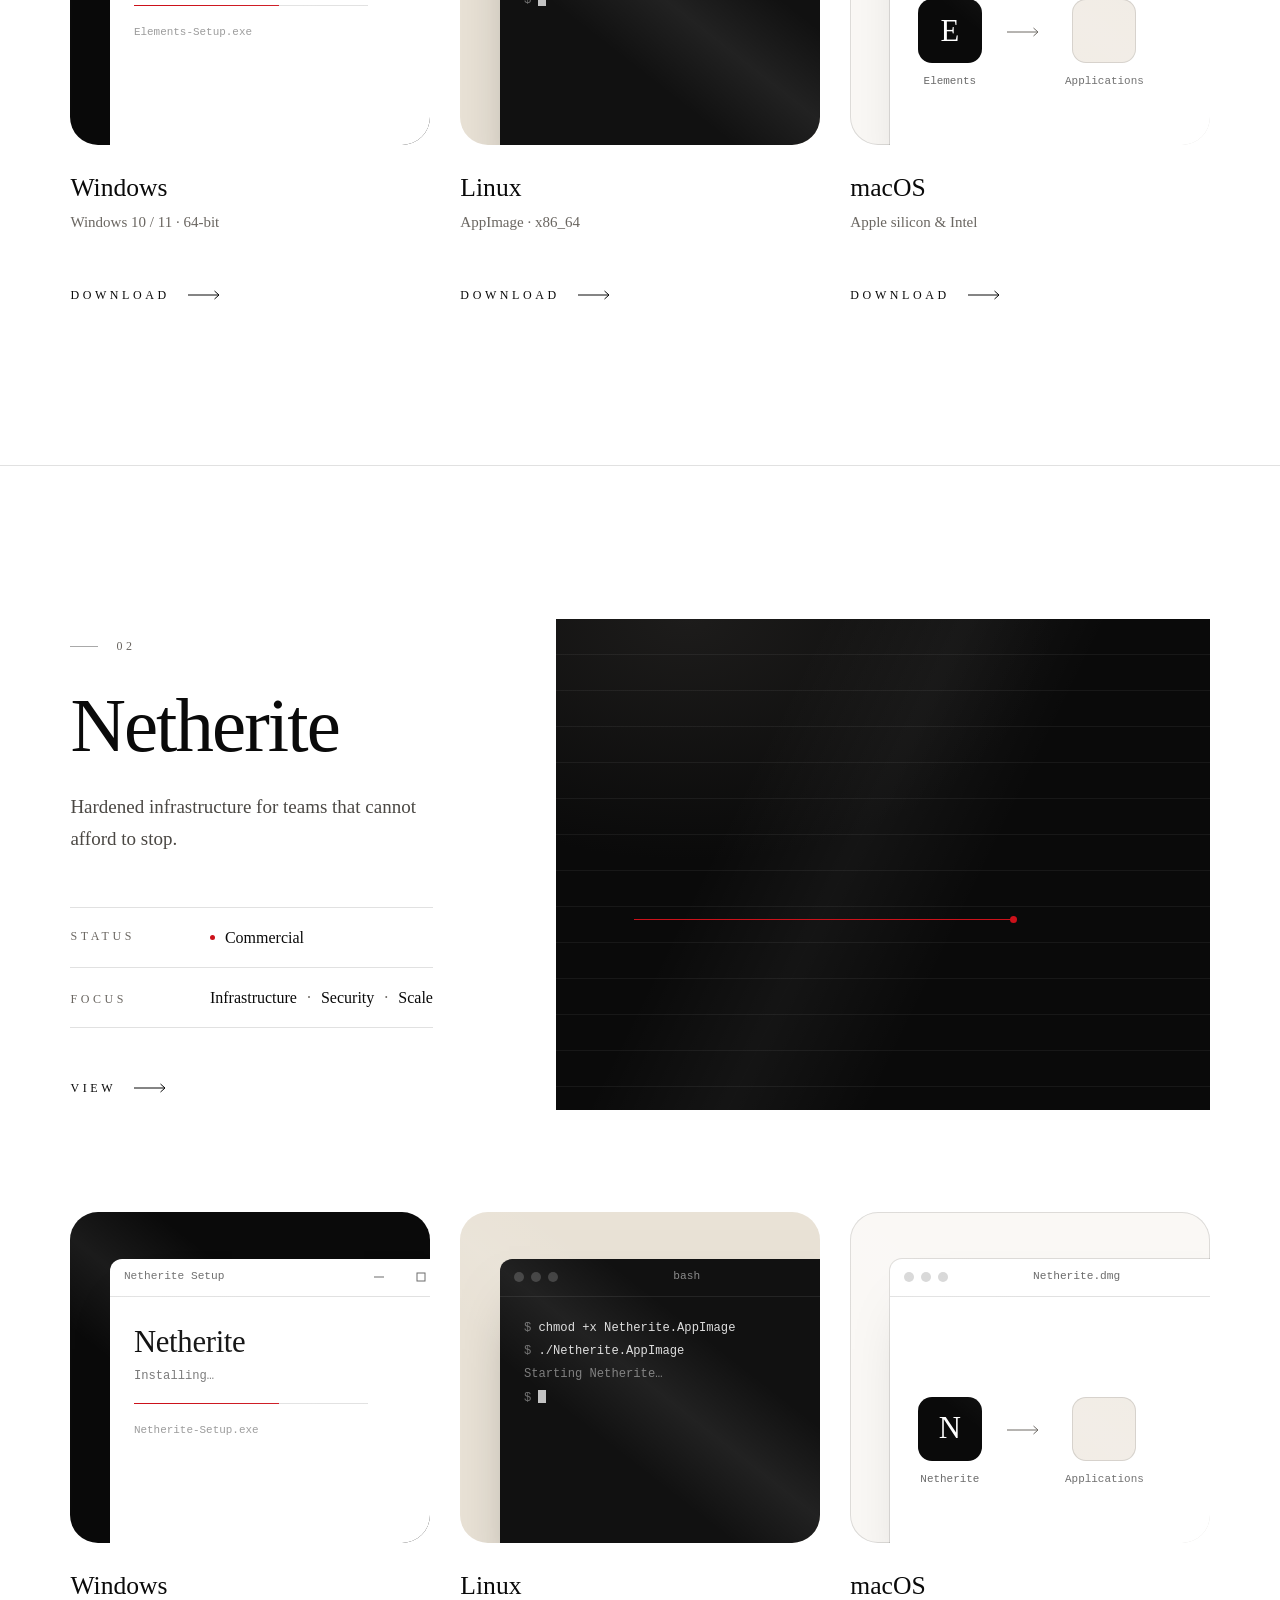
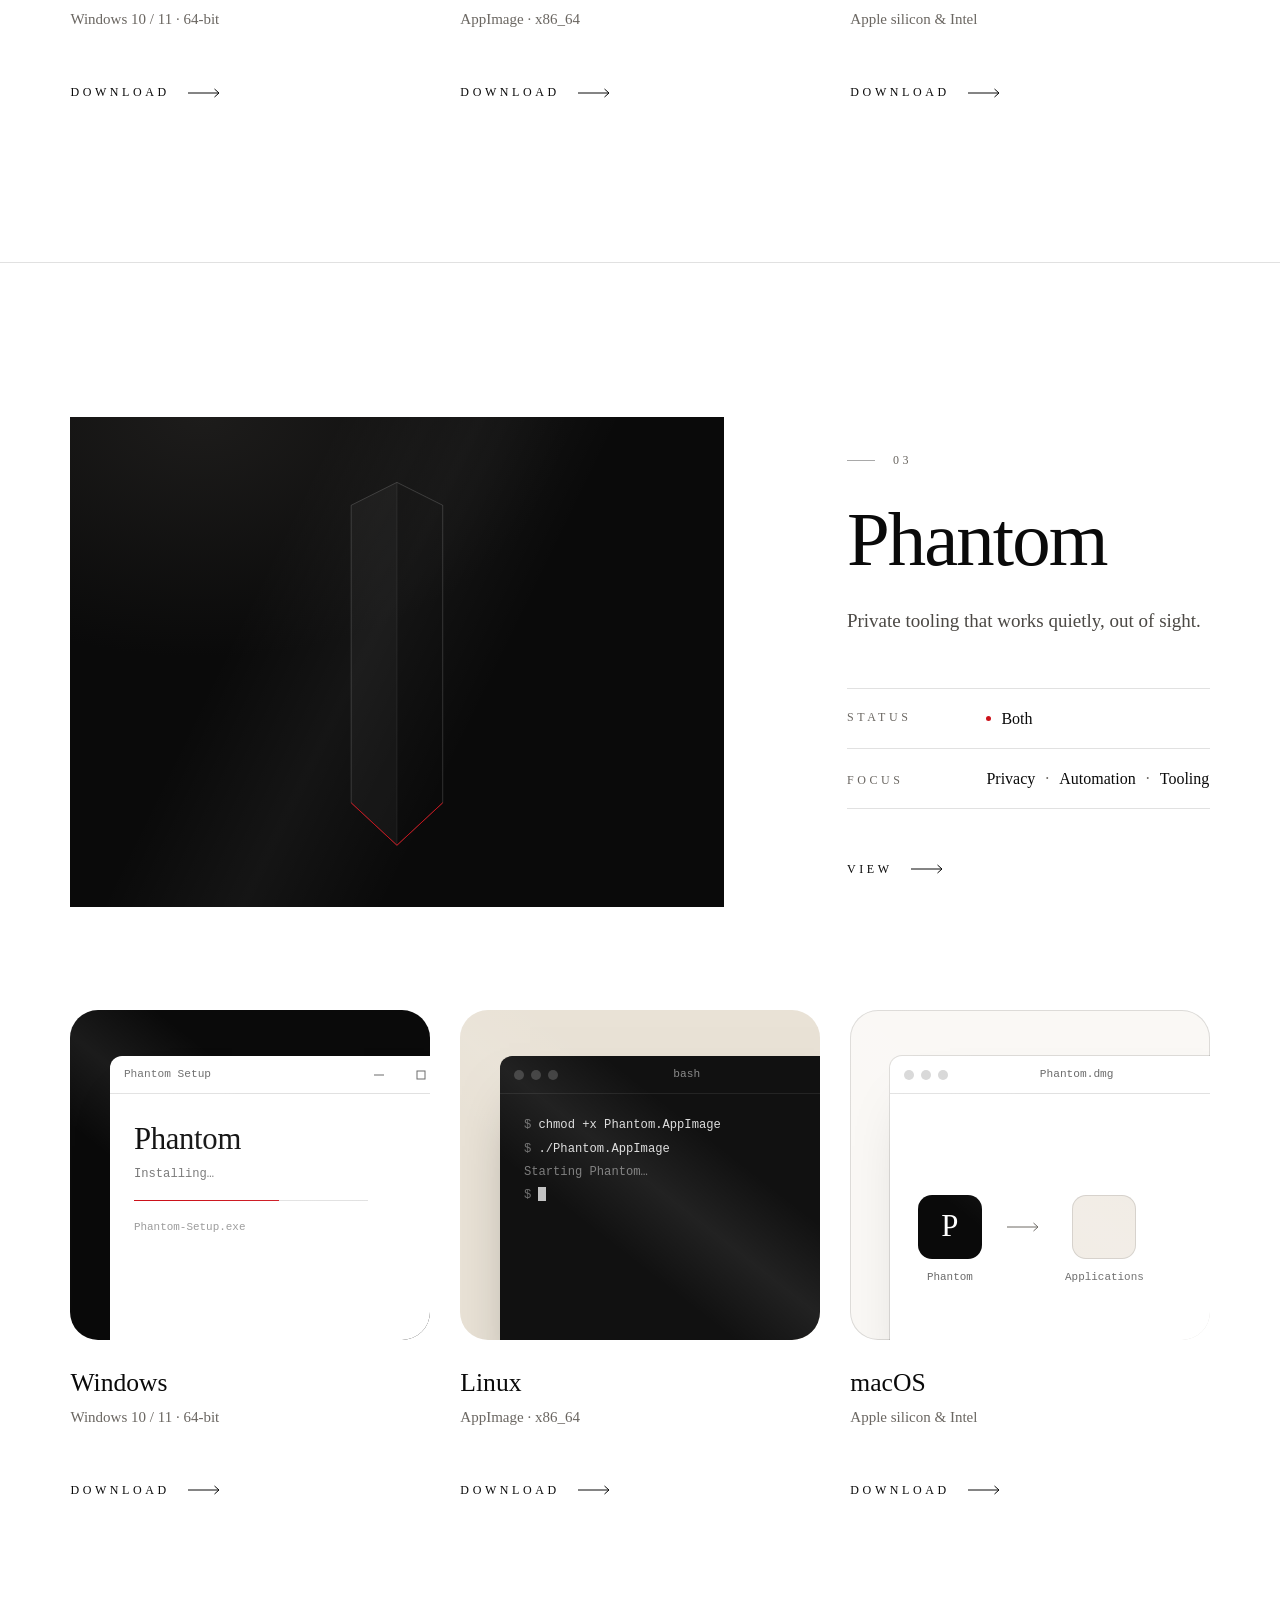
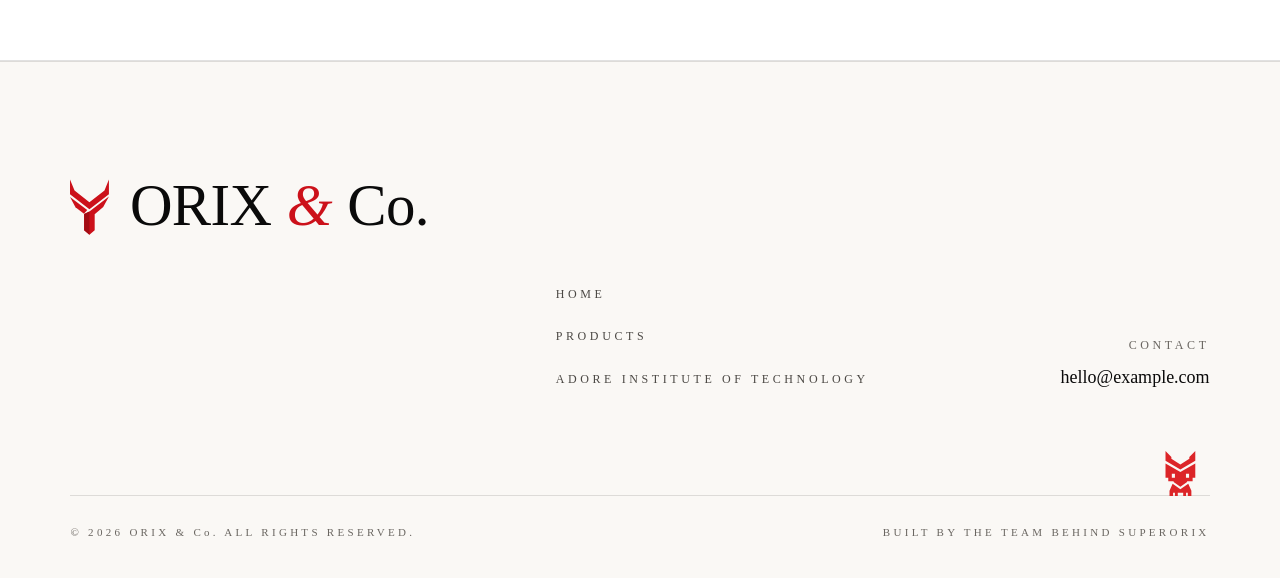
<file: products.html>
<!doctype html>
<html lang="en">
<head>
  <meta charset="utf-8">
  <meta name="viewport" content="width=device-width, initial-scale=1">
  <title>Products — ORIX &amp; Co.</title>
  <meta name="description" content="Elements, Netherite and Phantom: three flagship products from ORIX &amp; Co.">
  <meta name="theme-color" content="#FAF8F5">

  <meta property="og:type" content="website">
  <meta property="og:site_name" content="ORIX &amp; Co.">
  <meta property="og:title" content="Products — ORIX &amp; Co.">
  <meta property="og:description" content="Elements, Netherite and Phantom: three flagship products from ORIX &amp; Co.">
  <meta property="og:url" content="/products.html">
  <meta property="og:image" content="og-image.png">
  <meta property="og:image:width" content="1200">
  <meta property="og:image:height" content="630">
  <meta name="twitter:card" content="summary_large_image">
  <meta name="twitter:title" content="Products — ORIX &amp; Co.">
  <meta name="twitter:description" content="Elements, Netherite and Phantom: three flagship products from ORIX &amp; Co.">
  <meta name="twitter:image" content="og-image.png">

  <link rel="icon" href="favicon.svg" type="image/svg+xml">
  <link rel="apple-touch-icon" href="apple-touch-icon.png">

  <link rel="preload" href="assets/fonts/tinos-regular-latin.woff2" as="font" type="font/woff2" crossorigin>
  <link rel="stylesheet" href="style.css">
  <script src="script.js" defer></script>
</head>
<body data-page="products">
  <a class="skip-link" href="#main">Skip to content</a>

  <header class="site-header" data-header>
    <div class="container header__inner">
      <a class="brand" href="index.html" data-brand-label="{name} — Home" aria-label="ORIX &amp; Co. — Home"><svg class="brand__mark" viewBox="0 0 370 530" aria-hidden="true" focusable="false"><path fill="#CC111A" d="M0 4 43 110 184 221 327 110 369 4V144L184 287 0 144Z"/><path fill="#CC111A" d="M0 170 163 293 133 330 52 267Z"/><path fill="#CC111A" d="M369 166 315 266 234 333V485L184 528 134 485V331L184 307Z"/><path fill="#A30C14" d="M134 331 184 307V528L134 485Z"/></svg><span class="wordmark" data-brand>ORIX &amp; Co.</span></a>
      <nav class="nav" aria-label="Primary">
        <ul class="nav__list">
          <li><a class="nav__link link" href="index.html" data-c="nav.home">Home</a></li>
          <li><a class="nav__link link" href="products.html" data-c="nav.products" aria-current="page">Products</a></li>
          <li><a class="nav__inst" href="institute.html" data-aria="{institute}" aria-label="Adore Institute of Technology"><img class="inst-logo" src="assets/institute/adore-logo-640.webp" alt="" width="640" height="163" decoding="async"></a></li>
        </ul>
      </nav>
      <button class="menu-toggle" type="button" data-menu-toggle aria-expanded="false" aria-controls="mobile-menu" aria-label="Open menu">
        <span></span><span></span>
      </button>
    </div>
  </header>

  <div class="mobile-menu" id="mobile-menu" aria-hidden="true" inert>
    <nav aria-label="Mobile">
      <ul class="mobile-menu__list">
      <li><a href="index.html"><span class="mobile-menu__num">01</span><span data-c="nav.home">Home</span></a></li>
      <li><a href="products.html" aria-current="page"><span class="mobile-menu__num">02</span><span data-c="nav.products">Products</span></a></li>
      <li><a href="institute.html" data-aria="{institute}" aria-label="Adore Institute of Technology"><span class="mobile-menu__num">03</span><img class="inst-logo" src="assets/institute/adore-logo-640.webp" alt="" width="640" height="163" decoding="async"></a></li>
      </ul>
    </nav>
    <p class="mobile-menu__foot"><a class="link" href="mailto:hello@example.com" data-email>hello@example.com</a><div class="mascot-hi mascot-hi--menu" aria-hidden="true"><svg viewBox="430 330 450 546" focusable="false"><g fill="#DC2528" fill-rule="evenodd"><path d="M447 365 513 430V451L614 515 715 451V430L782 365V473L614 573 447 473Z"/><path d="M447 503 614 601 782 503V665H752V705H692L686 714 614 767 542 714 536 705H478V665H447ZM518 620V665H553V620ZM677 620V665H712V620Z"/><path d="M527 733 614 795 703 733 738 810V870H698V833H678V870H646V833H585V870H553V833H532V870H492V810Z"/></g><g class="mascot-hi__arm" fill="#DC2528"><rect x="724" y="752" width="110" height="32"/><rect x="800" y="606" width="34" height="178"/><rect x="792" y="560" width="50" height="50"/><rect x="792" y="532" width="12" height="32"/><rect x="811" y="524" width="12" height="40"/><rect x="830" y="532" width="12" height="32"/><rect x="774" y="578" width="22" height="16"/></g><g class="mascot-hi__lids" fill="#DC2528"><rect x="518" y="620" width="35" height="45"/><rect x="677" y="620" width="35" height="45"/></g></svg><span class="mascot-hi__bubble">hi</span></div></p>
  </div>

  <main id="main">
    <section class="hero hero--intro" aria-labelledby="products-title">
      <div class="hero__light" data-parallax="0.14" aria-hidden="true"></div>
      <svg class="hero__trace" viewBox="0 0 370 530" aria-hidden="true" focusable="false"><path class="trace-fill" d="M0 4 43 110 184 221 327 110 369 4V144L184 287 0 144Z"/><path d="M0 4 43 110 184 221 327 110 369 4V144L184 287 0 144Z"/><path class="trace-fill" d="M0 170 163 293 133 330 52 267Z"/><path d="M0 170 163 293 133 330 52 267Z"/><path class="trace-fill" d="M369 166 315 266 234 333V485L184 528 134 485V331L184 307Z"/><path d="M369 166 315 266 234 333V485L184 528 134 485V331L184 307Z"/></svg>
      <div class="hero__content hero__content--intro">
        <p class="eyebrow eyebrow--rule" data-c="products.intro.label" data-reveal>Products</p>
        <h1 class="display" id="products-title" data-c="products.intro.title" data-reveal style="--d:120ms">Three products. One standard.</h1>
      </div>
    </section>

    <div class="products" data-render="products">
      <noscript>
        <div class="container section"><p class="lede">Elements, Netherite and Phantom.</p></div>
      </noscript>
    </div>
  </main>

  <footer class="site-footer">
    <div class="container">
      <div class="footer__top">
        <a class="footer__mark" href="index.html" data-brand-label="{name} — Home" aria-label="ORIX &amp; Co. — Home"><svg class="brand__mark" viewBox="0 0 370 530" aria-hidden="true" focusable="false"><path fill="#CC111A" d="M0 4 43 110 184 221 327 110 369 4V144L184 287 0 144Z"/><path fill="#CC111A" d="M0 170 163 293 133 330 52 267Z"/><path fill="#CC111A" d="M369 166 315 266 234 333V485L184 528 134 485V331L184 307Z"/><path fill="#A30C14" d="M134 331 184 307V528L134 485Z"/></svg><span data-brand="accent">ORIX <span class="amp">&amp;</span> Co.</span></a>
        <nav class="footer__nav" aria-label="Footer">
          <ul class="footer__links">
            <li><a class="link" href="index.html" data-c="nav.home">Home</a></li>
            <li><a class="link" href="products.html" data-c="nav.products">Products</a></li>
            <li><a class="link" href="institute.html" data-c="nav.institute">Adore Institute of Technology</a></li>
          </ul>
        </nav>
        <p class="footer__contact">
          <span class="eyebrow">Contact</span>
          <a class="footer__email link" href="mailto:hello@example.com" data-email>hello@example.com</a>
        </p>
      </div>
      <div class="footer__bottom">
        <div class="mascot-hi mascot-hi--footer" aria-hidden="true"><svg viewBox="430 330 450 546" focusable="false"><g fill="#DC2528" fill-rule="evenodd"><path d="M447 365 513 430V451L614 515 715 451V430L782 365V473L614 573 447 473Z"/><path d="M447 503 614 601 782 503V665H752V705H692L686 714 614 767 542 714 536 705H478V665H447ZM518 620V665H553V620ZM677 620V665H712V620Z"/><path d="M527 733 614 795 703 733 738 810V870H698V833H678V870H646V833H585V870H553V833H532V870H492V810Z"/></g><g class="mascot-hi__arm" fill="#DC2528"><rect x="724" y="752" width="110" height="32"/><rect x="800" y="606" width="34" height="178"/><rect x="792" y="560" width="50" height="50"/><rect x="792" y="532" width="12" height="32"/><rect x="811" y="524" width="12" height="40"/><rect x="830" y="532" width="12" height="32"/><rect x="774" y="578" width="22" height="16"/></g><g class="mascot-hi__lids" fill="#DC2528"><rect x="518" y="620" width="35" height="45"/><rect x="677" y="620" width="35" height="45"/></g></svg><span class="mascot-hi__bubble">hi</span></div>
        <p class="eyebrow">&copy; <span data-year>2026</span> <span data-brand>ORIX &amp; Co.</span> <span data-c="footer.rights">All rights reserved.</span></p>
        <p class="eyebrow" data-c="TAGLINE">Built by the team behind SuperOrix</p>
      </div>
    </div>
  </footer>
</body>
</html>
</file>
<file: style.css>
/* ==========================================================================
   ORIX & CO — style.css
   ========================================================================== */

/* ---------- Fonts (self-hosted Tinos, Apache 2.0 — metric-compatible with Times New Roman) ---------- */
@font-face {
  font-family: "Tinos";
  font-style: normal;
  font-weight: 400;
  font-display: swap;
  src: url("assets/fonts/tinos-regular-latin.woff2") format("woff2");
}
@font-face {
  font-family: "Tinos";
  font-style: italic;
  font-weight: 400;
  font-display: swap;
  src: url("assets/fonts/tinos-italic-latin.woff2") format("woff2");
}

/* ---------- Tokens ---------- */
:root {
  --white: #FFFFFF;
  --ivory: #FAF8F5;
  --stone: #F1ECE5;
  --ink: #0A0A0A;
  --ink-soft: #4B4844;
  --ink-mute: #6A6661;
  --red: #CC111A;        /* sampled from the logo */
  --red-deep: #A30C14;   /* logo stem shadow face */

  --hair: rgba(10, 10, 10, 0.12);
  --hair-strong: rgba(10, 10, 10, 0.28);
  --on-dark: #FFFFFF;
  --on-dark-mute: rgba(255, 255, 255, 0.62);
  --hair-dark: rgba(255, 255, 255, 0.14);
  --shade: rgba(110, 88, 64, 0.075);

  --font: "Times New Roman", Tinos, Times, serif;

  --max: 1520px;
  --gutter: clamp(20px, 5.5vw, 96px);
  --col-gap: clamp(16px, 2vw, 32px);
  --section: clamp(88px, 12vw, 184px);
  --header-h: 88px;

  --ease: cubic-bezier(0.16, 1, 0.3, 1);
  --ease-soft: cubic-bezier(0.4, 0, 0.2, 1);
}

/* ---------- Reset / base ---------- */
*,
*::before,
*::after { box-sizing: border-box; }

html {
  -webkit-text-size-adjust: 100%;
  text-size-adjust: 100%;
  scroll-behavior: smooth;
}

body {
  margin: 0;
  font-family: var(--font);
  font-size: clamp(17px, 0.24vw + 16px, 19px);
  line-height: 1.7;
  color: var(--ink);
  background: var(--white);
  -webkit-font-smoothing: antialiased;
  -moz-osx-font-smoothing: grayscale;
  text-rendering: optimizeLegibility;
  font-kerning: normal;
  overflow-x: hidden;
}

h1, h2, h3, p, ul, ol, dl, dd, figure { margin: 0; }
h1, h2, h3 { font-weight: 400; }
ul, ol { padding: 0; list-style: none; }
a { color: inherit; }
button, input, select, textarea { font: inherit; color: inherit; }
svg { display: block; }

::selection { background: var(--ink); color: var(--white); }

:focus-visible {
  outline: 1px solid var(--red);
  outline-offset: 5px;
}

.visually-hidden {
  position: absolute !important;
  width: 1px; height: 1px;
  margin: -1px; padding: 0;
  overflow: hidden;
  clip: rect(0 0 0 0);
  white-space: nowrap;
  border: 0;
}

.skip-link {
  position: fixed;
  top: 12px; left: 12px;
  z-index: 100;
  padding: 12px 20px;
  background: var(--ink);
  color: var(--white);
  font-size: 12px;
  letter-spacing: 0.28em;
  text-transform: uppercase;
  text-decoration: none;
  transform: translateY(-200%);
  transition: transform 0.3s var(--ease);
}
.skip-link:focus { transform: none; }

/* ---------- Layout ---------- */
.container {
  width: 100%;
  max-width: var(--max);
  margin-inline: auto;
  padding-inline: var(--gutter);
}

.grid {
  display: grid;
  grid-template-columns: repeat(12, minmax(0, 1fr));
  column-gap: var(--col-gap);
}

.section { padding-block: var(--section); }
.section--ivory { background: var(--ivory); }
.section--dark { background: var(--ink); color: var(--on-dark); }
.section--rule { border-top: 1px solid var(--hair); }

/* ---------- Type ---------- */
.eyebrow {
  font-size: 12px;
  line-height: 1.6;
  letter-spacing: 0.3em;
  text-transform: uppercase;
  color: var(--ink-mute);
}
.section--dark .eyebrow { color: var(--on-dark-mute); }

.eyebrow--rule {
  display: inline-flex;
  align-items: center;
  gap: 18px;
}
.eyebrow--rule::before {
  content: "";
  width: 28px;
  height: 1px;
  background: var(--red);
  flex: none;
}

.statement {
  font-size: clamp(2rem, 4.1vw, 4.1rem);
  line-height: 1.12;
  letter-spacing: -0.012em;
  text-wrap: balance;
}

.display {
  font-size: clamp(2.6rem, 6.4vw, 6.4rem);
  line-height: 1.02;
  letter-spacing: -0.02em;
  text-wrap: balance;
}

.lede {
  max-width: 32em;
  color: var(--ink-soft);
}
.section--dark .lede { color: var(--on-dark-mute); }

.accent {
  color: var(--red);
  font-style: italic;
}

/* ---------- Links & CTA ---------- */
.link {
  text-decoration: none;
  padding-bottom: 3px;
  background: linear-gradient(var(--red), var(--red)) 0 100% / 0 1px no-repeat;
  transition: background-size 0.7s var(--ease), color 0.4s var(--ease-soft);
}
.link:hover,
.link:focus-visible { background-size: 100% 1px; }

.cta {
  display: inline-flex;
  align-items: center;
  gap: 18px;
  font-size: 12px;
  letter-spacing: 0.3em;
  text-transform: uppercase;
  text-decoration: none;
  color: var(--ink);
}
.cta__text {
  padding-block: 6px;
  background: linear-gradient(var(--red), var(--red)) 0 100% / 0 1px no-repeat;
  transition: background-size 0.7s var(--ease);
}
.cta:hover .cta__text,
.cta:focus-visible .cta__text { background-size: 100% 1px; }

.arrow {
  width: 32px;
  height: 10px;
  flex: none;
  fill: none;
  stroke: currentColor;
  stroke-width: 1;
  transition: transform 0.7s var(--ease), color 0.4s var(--ease-soft);
}
.cta:hover .arrow,
.cta:focus-visible .arrow,
.button:hover .arrow,
.button:focus-visible .arrow {
  transform: translateX(8px);
  color: var(--red);
}

/* ---------- Header ---------- */
.site-header {
  position: fixed;
  inset: 0 0 auto;
  z-index: 50;
  height: var(--header-h);
  border-bottom: 1px solid transparent;
  transition: background-color 0.6s var(--ease-soft), border-color 0.6s var(--ease-soft), height 0.6s var(--ease);
}
.site-header.is-scrolled {
  --header-h: 68px;
  background: rgba(255, 255, 255, 0.94);
  border-bottom-color: var(--hair);
}
@supports (backdrop-filter: blur(1px)) {
  .site-header.is-scrolled {
    background: rgba(255, 255, 255, 0.97);
    backdrop-filter: saturate(1.4) blur(14px);
    -webkit-backdrop-filter: saturate(1.4) blur(14px);
  }
}
.menu-open .site-header {
  background: transparent;
  border-bottom-color: transparent;
  backdrop-filter: none;
  -webkit-backdrop-filter: none;
}

.header__inner {
  height: 100%;
  display: flex;
  align-items: center;
  justify-content: space-between;
}

.brand {
  display: inline-flex;
  align-items: center;
  gap: 14px;
  text-decoration: none;
}
.brand__mark {
  width: auto;
  height: 26px;
  flex: none;
  transition: transform 0.8s var(--ease);
}
.brand:hover .brand__mark { transform: translateY(-2px); }
.wordmark {
  font-size: 16px;
  letter-spacing: 0.2em;
  text-decoration: none;
  white-space: nowrap;
  margin-right: -0.2em;
}
/* The company name keeps its own casing ("Co.") even inside uppercase labels. */
[data-brand] { text-transform: none; }

.nav__list {
  display: flex;
  align-items: center;
  gap: clamp(28px, 3.4vw, 56px);
}
.nav__link {
  position: relative;
  font-size: 12px;
  letter-spacing: 0.3em;
  text-transform: uppercase;
  white-space: nowrap;
  color: var(--ink-soft);
  transition: color 0.4s var(--ease-soft), background-size 0.7s var(--ease);
}
.nav__link:hover,
.nav__link[aria-current="page"] { color: var(--ink); }
.nav__link[aria-current="page"]::before {
  content: "";
  position: absolute;
  left: -14px;
  top: 50%;
  width: 4px;
  height: 4px;
  margin-top: -3px;
  border-radius: 50%;
  background: var(--red);
}

/* Institute logo as a nav button */
.inst-logo {
  display: block;
  width: 100%;
  height: auto;
}
.nav__inst {
  display: block;
  padding: 7px 12px;
  border: 1px solid var(--hair);
  transition: border-color 0.5s var(--ease-soft), background-color 0.5s var(--ease-soft);
}
.nav__inst .inst-logo { width: auto; height: 30px; }
.nav__inst:hover,
.nav__inst:focus-visible { border-color: var(--hair-strong); background: rgba(255, 255, 255, 0.6); }
.nav__inst[aria-current="page"] { border-color: var(--ink); }
.site-header.is-scrolled .nav__inst .inst-logo { height: 26px; }

.menu-toggle {
  display: none;
  position: relative;
  width: 44px;
  height: 44px;
  margin-right: -10px;
  padding: 0;
  border: 0;
  background: none;
  cursor: pointer;
}
.menu-toggle span {
  position: absolute;
  left: 10px;
  right: 10px;
  height: 1px;
  background: var(--ink);
  transition: transform 0.6s var(--ease), top 0.6s var(--ease);
}
.menu-toggle span:first-child { top: 18px; }
.menu-toggle span:last-child { top: 25px; }
.menu-toggle[aria-expanded="true"] span:first-child { top: 22px; transform: rotate(45deg); }
.menu-toggle[aria-expanded="true"] span:last-child { top: 22px; transform: rotate(-45deg); }

.mobile-menu {
  position: fixed;
  inset: 0;
  z-index: 40;
  display: flex;
  flex-direction: column;
  justify-content: space-between;
  padding: calc(var(--header-h) + 8vh) var(--gutter) 40px;
  background: var(--ivory);
  opacity: 0;
  visibility: hidden;
  transition: opacity 0.6s var(--ease-soft), visibility 0s linear 0.6s;
}
.mobile-menu.is-open {
  opacity: 1;
  visibility: visible;
  transition: opacity 0.6s var(--ease-soft), visibility 0s;
}
.mobile-menu__list li {
  border-top: 1px solid var(--hair);
  opacity: 0;
  transform: translateY(14px);
  transition: opacity 0.8s var(--ease), transform 0.8s var(--ease);
}
.mobile-menu__list li:last-child { border-bottom: 1px solid var(--hair); }
.mobile-menu.is-open li { opacity: 1; transform: none; }
.mobile-menu.is-open li:nth-child(2) { transition-delay: 0.08s; }
.mobile-menu.is-open li:nth-child(3) { transition-delay: 0.16s; }
.mobile-menu__list a {
  display: flex;
  align-items: baseline;
  gap: 20px;
  padding: 22px 0;
  font-size: clamp(2rem, 9vw, 3.25rem);
  line-height: 1.1;
  text-decoration: none;
}
.mobile-menu__list a[aria-current="page"] .mobile-menu__num { color: var(--red); }
.mobile-menu__num {
  font-size: 12px;
  letter-spacing: 0.3em;
  color: var(--ink-mute);
}
.mobile-menu__foot { color: var(--ink-soft); }
.mobile-menu__list .inst-logo { width: auto; height: clamp(44px, 12vw, 60px); align-self: center; }

/* ---------- Hero (shared) ---------- */
.hero {
  position: relative;
  isolation: isolate;
  overflow: hidden;
  display: grid;
  place-items: center;
  min-height: 100vh;
  min-height: 100svh;
  padding: calc(var(--header-h) + 48px) var(--gutter) 140px;
  text-align: center;
  background: var(--ivory);
}
.hero--page {
  min-height: 88vh;
  min-height: 88svh;
}
.hero--intro {
  min-height: 72vh;
  min-height: 72svh;
  place-items: end start;
  text-align: left;
  padding-bottom: clamp(64px, 9vw, 128px);
}

.hero__light {
  position: absolute;
  inset: -30% -15% -10%;
  z-index: -1;
  pointer-events: none;
  background:
    radial-gradient(55% 45% at 16% 14%, rgba(255, 255, 255, 0.95), transparent 70%),
    radial-gradient(40% 40% at 88% 92%, rgba(232, 222, 208, 0.55), transparent 70%),
    linear-gradient(218deg,
      transparent 18%, var(--shade) 27%, transparent 37%,
      transparent 48%, var(--shade) 57%, transparent 66%,
      transparent 74%, rgba(110, 88, 64, 0.05) 81%, transparent 88%);
  filter: blur(22px);
  will-change: transform;
}

.hero__trace {
  position: absolute;
  left: 50%;
  bottom: -2px;
  z-index: -1;
  height: min(84%, 860px, 128vw);
  width: auto;
  transform: translateX(-50%);
  overflow: visible;
  pointer-events: none;
}
.hero__trace path {
  fill: none;
  stroke: rgba(10, 10, 10, 0.085);
  stroke-width: 1;
  vector-effect: non-scaling-stroke;
}
.hero__trace .trace-fill {
  fill: rgba(255, 255, 255, 0.55);
  stroke: none;
}
.hero__trace--wide {
  width: min(1500px, 96vw);
  height: min(86%, 820px);
}
.hero__trace--wide path { stroke: rgba(10, 10, 10, 0.07); }

/* ---------- Hero liquid reveal: the "night" layer shown inside the cursor's liquid trail ---------- */
.hero--ink {
  position: absolute;
  inset: 0;
  z-index: 5;
  min-height: 0;
  height: 100%;
  pointer-events: none;
  clip-path: inset(50%);
  color: var(--ivory);
  background:
    radial-gradient(70% 60% at 50% 38%, #1B1918 0%, var(--ink) 75%);
}
/* everything in the night layer is already "revealed" */
.js .hero--ink [data-reveal] { opacity: 1; transform: none; transition: none; }
.hero--ink .hero__title { color: var(--ivory); }
.hero--ink .hero__sub,
.hero--ink .eyebrow { color: rgba(255, 255, 255, 0.62); }
.hero--ink .cta { color: var(--white); }
.hero--ink .hero__bar { border-top-color: var(--hair-dark); }
.hero--ink .hero__products a,
.hero--ink .hero__side { color: rgba(255, 255, 255, 0.72); }
.hero--ink .scroll-cue { color: rgba(255, 255, 255, 0.5); }
.hero--ink .scroll-cue__line { background: var(--hair-dark); }
.hero--ink .scroll-cue__line::after { background: var(--white); }
/* the hidden watermark: crisp red edges with a soft red fill so the logo reads clearly */
.hero--ink .hero__trace path { stroke: var(--red); stroke-width: 1.6; }
.hero--ink .hero__trace .trace-fill { fill: rgba(204, 17, 26, 0.32); stroke: none; }
.hero--intro .hero__trace {
  left: auto;
  right: var(--gutter);
  transform: none;
  height: 78%;
}

.hero--inst { padding-top: calc(var(--header-h) + 72px); }
.inst-hero__title {
  width: min(880px, 92vw);
  margin-inline: auto;
}
.hero--inst .hero__sub { margin-top: clamp(32px, 4vw, 56px); }

/* Home hero refinements */
.hero__spot {
  position: absolute;
  inset: 0;
  z-index: -1;
  pointer-events: none;
  background: radial-gradient(38vmax 30vmax at var(--mx, 50%) var(--my, 38%), rgba(255, 255, 255, 0.85), transparent 70%);
  transition: background-position 0.3s;
}
.hero__title.is-split .char {
  display: inline-block;
  opacity: 0;
  transform: translate3d(0, 0.32em, 0);
  animation: char-rise 1.6s var(--ease) forwards;
  animation-delay: calc(var(--i) * 70ms + 250ms);
}
@keyframes char-rise {
  to { opacity: 1; transform: none; }
}
.hero--home {
  grid-template-rows: 1fr auto;
  padding-bottom: 28px;
}
.hero__bar {
  position: relative;
  align-self: end;
  width: 100%;
  margin-top: 56px;
  display: grid;
  grid-template-columns: 1fr auto 1fr;
  align-items: end;
  gap: 24px;
  padding-top: 20px;
  border-top: 1px solid var(--hair);
}
.hero__products { display: flex; gap: 22px; justify-self: start; }
.hero__products a { color: var(--ink-soft); }
.hero__products a:hover { color: var(--ink); }
.hero__side { justify-self: end; color: var(--ink-soft); }
.hero__side:hover { color: var(--ink); }
.hero__bar .scroll-cue { margin-right: 0; }

.hero__mark {
  display: block;
  width: auto;
  height: clamp(48px, 5.4vw, 76px);
  margin: 0 auto clamp(28px, 3.4vw, 48px);
}

.hero__content { position: relative; }
.hero__content--intro { width: 100%; max-width: calc(var(--max) - 2 * var(--gutter)); margin-inline: auto; }
.hero__content--intro .display { margin-top: 28px; max-width: 11em; }

.hero__title {
  font-size: clamp(3.3rem, 15.5vw, 11.75rem);
  line-height: 0.92;
  letter-spacing: -0.03em;
  white-space: nowrap;
}
.hero__title--page {
  font-size: clamp(2.9rem, 9.4vw, 8.75rem);
  line-height: 0.98;
  white-space: normal;
  text-wrap: balance;
}
.amp {
  color: var(--red);
  font-style: italic;
  padding-inline: 0.02em;
}

.hero__sub {
  margin-top: clamp(28px, 3.4vw, 44px);
  letter-spacing: 0.34em;
  margin-right: -0.34em;
}
.hero__cta { margin-top: clamp(48px, 6vw, 80px); }

.scroll-cue {
  display: flex;
  flex-direction: column;
  align-items: center;
  gap: 14px;
  font-size: 10px;
  letter-spacing: 0.34em;
  text-transform: uppercase;
  color: var(--ink-mute);
  margin-right: -0.34em;
}
.scroll-cue__line {
  position: relative;
  width: 1px;
  height: 56px;
  overflow: hidden;
  background: var(--hair);
}
.scroll-cue__line::after {
  content: "";
  position: absolute;
  left: 0;
  top: -40%;
  width: 1px;
  height: 40%;
  background: var(--ink);
  animation: cue 2.8s var(--ease-soft) infinite;
}
@keyframes cue {
  0% { top: -40%; }
  70%, 100% { top: 100%; }
}

/* ---------- Two-column section head ---------- */
.split > .split__label { grid-column: 1 / span 3; align-self: start; padding-top: 0.9em; }
.split > .split__main { grid-column: 4 / span 9; }
.split__main .lede { margin-top: clamp(28px, 3vw, 44px); }

/* ---------- Stats ---------- */
.stats {
  display: grid;
  grid-template-columns: repeat(3, minmax(0, 1fr));
  margin-top: clamp(80px, 10vw, 144px);
  border-top: 1px solid var(--hair);
  border-bottom: 1px solid var(--hair);
}
.stat {
  display: flex;
  flex-direction: column;
  gap: 14px;
  padding: clamp(32px, 4vw, 56px) clamp(20px, 3vw, 48px);
}
.stat:first-child { padding-left: 0; }
.stat + .stat { border-left: 1px solid var(--hair); }
.stat__value {
  font-size: clamp(2.4rem, 4.4vw, 4.25rem);
  line-height: 1;
  letter-spacing: -0.02em;
}

/* ---------- About ---------- */
.about { position: relative; overflow: hidden; }
/* compact figures under the lede */
.about .stats {
  display: flex;
  flex-wrap: wrap;
  gap: clamp(28px, 4vw, 64px);
  margin-top: clamp(40px, 4.5vw, 64px);
  border: 0;
}
.about .stats .stat,
.about .stats .stat:first-child { padding: 0; border: 0; gap: 10px; }
.about .stat__value { font-size: clamp(1.9rem, 2.8vw, 2.75rem); }

/* four-column focus index */
.pillars {
  list-style: none;
  margin: clamp(80px, 9vw, 136px) 0 0;
  padding: 0;
  display: grid;
  grid-template-columns: repeat(4, minmax(0, 1fr));
  border-top: 1px solid var(--hair);
  border-bottom: 1px solid var(--hair);
}
.pillar {
  position: relative;
  display: flex;
  flex-direction: column;
  padding: clamp(32px, 3.4vw, 52px) clamp(18px, 2.2vw, 36px) clamp(36px, 3.8vw, 60px);
}
.pillar:first-child { padding-left: 0; }
.pillar:last-child { padding-right: 0; }
.pillar + .pillar { border-left: 1px solid var(--hair); }
/* red rule that draws across the top on hover */
.pillar::before {
  content: "";
  position: absolute;
  top: -1px;
  left: 0;
  right: 0;
  height: 1px;
  background: var(--red);
  transform: scaleX(0);
  transform-origin: left;
  transition: transform 0.9s var(--ease);
}
.pillar__num {
  font-size: clamp(3.4rem, 6.2vw, 6.25rem);
  line-height: 0.9;
  letter-spacing: -0.04em;
  color: transparent;
  -webkit-text-stroke: 1px rgba(10, 10, 10, 0.42);
  background: linear-gradient(90deg, var(--red) 50%, transparent 50%) 100% 0 / 200% 100% no-repeat;
  -webkit-background-clip: text;
  background-clip: text;
  transition: background-position 0.9s var(--ease), -webkit-text-stroke-color 0.5s;
}
.pillar__title {
  margin-top: clamp(36px, 4.4vw, 72px);
  font-size: clamp(1.45rem, 1.9vw, 1.9rem);
  font-weight: 400;
  line-height: 1.15;
  letter-spacing: -0.01em;
}
.pillar__text {
  margin-top: 14px;
  max-width: 22em;
  color: var(--ink-soft);
  font-size: 1rem;
  line-height: 1.55;
}
@media (hover: hover) {
  .pillar:hover::before { transform: scaleX(1); }
  .pillar:hover .pillar__num { background-position: 0 0; -webkit-text-stroke-color: var(--red); }
}
@media (max-width: 1024px) {
  .pillars { grid-template-columns: repeat(2, minmax(0, 1fr)); }
  .pillar:nth-child(odd) { padding-left: 0; border-left: 0; }
  .pillar:nth-child(even) { padding-right: 0; }
  .pillar:nth-child(n + 3) { border-top: 1px solid var(--hair); }
}
@media (max-width: 560px) {
  .pillars { grid-template-columns: 1fr; }
  .pillar,
  .pillar:nth-child(odd),
  .pillar:nth-child(even) { padding: 32px 0 36px; border-left: 0; }
  .pillar + .pillar { border-top: 1px solid var(--hair); }
  .pillar__title { margin-top: 24px; }
  .about .stats.stats { display: grid; grid-template-columns: repeat(3, minmax(0, 1fr)); gap: 16px; }
  .about .stat__value { font-size: 1.6rem; }
  .about .stat__label { font-size: 10px; letter-spacing: 0.18em; }
}

/* ---------- Marquee ---------- */
.band {
  padding-block: clamp(72px, 8vw, 120px);
  background: var(--white);
  color: var(--ink);
  border-top: 1px solid var(--hair);
  border-bottom: 1px solid var(--hair);
  overflow: hidden;
}
.band__label {
  display: flex;
  justify-content: center;
  margin-bottom: clamp(36px, 4vw, 56px);
}

.marquee {
  position: relative;
  overflow: hidden;
  -webkit-mask-image: linear-gradient(90deg, transparent 0, #000 14%, #000 86%, transparent 100%);
  mask-image: linear-gradient(90deg, transparent 0, #000 14%, #000 86%, transparent 100%);
}
.marquee__track {
  display: flex;
  width: max-content;
}
.marquee.is-running .marquee__track {
  animation: marquee var(--marquee-duration, 60s) linear infinite;
}

.marquees { display: grid; gap: clamp(20px, 2.6vw, 36px); }
.marquee--reverse.is-running .marquee__track { animation-direction: reverse; }
.marquee__group { display: flex; flex: none; }
.marquee__item {
  display: flex;
  align-items: center;
  flex: none;
}
.marquee__item::after {
  content: "";
  width: 4px;
  height: 4px;
  border-radius: 50%;
  background: var(--hair-strong);
  margin-inline: clamp(32px, 4.5vw, 72px);
}
.marquee__name {
  font-size: clamp(1.6rem, 2.9vw, 2.6rem);
  line-height: 1.3;
  white-space: nowrap;
  color: rgba(255, 255, 255, 0.46);
  transition: color 0.6s var(--ease-soft);
}
.marquee__item:hover .marquee__name { color: var(--white); }
.marquee__logo {
  display: block;
  width: auto;
  height: clamp(34px, 3.4vw, 50px);
  transition: transform 0.8s var(--ease);
}
.marquee__item:hover .marquee__logo { transform: scale(1.06); }

.marquee.is-static {
  -webkit-mask-image: none;
  mask-image: none;
}
.marquee.is-static .marquee__track { width: auto; }
.marquee.is-static .marquee__group {
  flex-wrap: wrap;
  justify-content: center;
  row-gap: 16px;
  flex: 1;
  padding-inline: var(--gutter);
}
.marquee.is-static .marquee__item:last-child::after { display: none; }

@keyframes marquee {
  from { transform: translate3d(0, 0, 0); }
  to { transform: translate3d(-50%, 0, 0); }
}

/* ---------- Products ---------- */
.product { border-top: 1px solid var(--hair); padding-block: var(--section); scroll-margin-top: 40px; }
.product:last-child { border-bottom: 1px solid var(--hair); }
.product__grid { align-items: center; row-gap: 48px; }
.product__visual { grid-column: 1 / span 7; grid-row: 1; }
.product__body { grid-column: 9 / span 4; grid-row: 1; }
.product--reverse .product__visual { grid-column: 6 / span 7; }
.product--reverse .product__body { grid-column: 1 / span 4; }

.product__index::before { background: var(--ink); opacity: 0.35; }
.product__name {
  margin-top: clamp(20px, 2.4vw, 32px);
  font-size: clamp(3rem, 6vw, 5.75rem);
  line-height: 1;
  letter-spacing: -0.025em;
}
.product__desc {
  margin-top: clamp(20px, 2vw, 28px);
  color: var(--ink-soft);
  max-width: 24em;
}
.product__meta {
  margin-top: clamp(36px, 4vw, 52px);
  border-top: 1px solid var(--hair);
}
.product__meta > div {
  display: grid;
  grid-template-columns: 6.5em 1fr;
  gap: 16px;
  align-items: baseline;
  padding-block: 16px;
  border-bottom: 1px solid var(--hair);
}
.product__meta dd {
  display: flex;
  align-items: center;
  gap: 10px;
  font-size: 16px;
}
.dot {
  width: 5px;
  height: 5px;
  border-radius: 50%;
  background: var(--red);
  flex: none;
}
.tags { display: flex; flex-wrap: wrap; gap: 4px 0; }
.tags li:not(:last-child)::after {
  content: "·";
  margin-inline: 10px;
  color: var(--ink-mute);
}
.product .cta { margin-top: clamp(32px, 3.4vw, 44px); }

/* Abstract CSS visuals (swap for real imagery later) */
.visual {
  position: relative;
  overflow: hidden;
  aspect-ratio: 4 / 3;
  background:
    linear-gradient(116deg, transparent 30%, rgba(255, 255, 255, 0.045) 46%, transparent 62%),
    radial-gradient(80% 70% at 20% 0%, #1D1C1B 0%, var(--ink) 70%);
}
.visual span { position: absolute; display: block; }

/* 02 — line */
.visual--line .visual__a {
  inset: 0;
  background: repeating-linear-gradient(180deg, transparent 0 35px, rgba(255, 255, 255, 0.06) 35px 36px);
}
.visual--line .visual__b {
  left: 12%; top: 61%;
  width: 58%; height: 1px;
  background: var(--red);
}
.visual--line .visual__c {
  left: calc(70% - 3px); top: calc(61% - 3px);
  width: 7px; height: 7px;
  border-radius: 50%;
  background: var(--red);
}

/* Real screenshot */
.visual--image {
  margin: 0;
  aspect-ratio: 16 / 9;
  background: var(--ink);
}
.visual--image img {
  display: block;
  width: 100%;
  height: 100%;
  object-fit: cover;
}

/* SVG-drawn visuals (chevron, stem) */
.visual svg {
  position: absolute;
  inset: 0;
  width: 100%;
  height: 100%;
}
.visual .v-hair { fill: none; stroke: rgba(255, 255, 255, 0.16); stroke-width: 1; vector-effect: non-scaling-stroke; }
.visual .v-faint { fill: none; stroke: rgba(255, 255, 255, 0.08); stroke-width: 1; vector-effect: non-scaling-stroke; }
.visual .v-red { fill: none; stroke: var(--red); stroke-width: 1; vector-effect: non-scaling-stroke; }
.visual .v-face { fill: rgba(255, 255, 255, 0.035); stroke: none; }

/* ---------- Download cards (Windows / Linux / macOS) ---------- */
.os-grid {
  display: grid;
  grid-template-columns: repeat(3, minmax(0, 1fr));
  gap: clamp(20px, 2.4vw, 36px);
  margin-top: clamp(64px, 8vw, 112px);
}
.os-card {
  display: flex;
  flex-direction: column;
  text-decoration: none;
  color: var(--ink);
}
.os-card__panel {
  position: relative;
  display: block;
  overflow: hidden;
  aspect-ratio: 1 / 0.92;
  border-radius: 28px;
  isolation: isolate;
}
.os-card__panel::after {
  /* soft diagonal light, as in the hero */
  content: "";
  position: absolute;
  inset: 0;
  z-index: 2;
  pointer-events: none;
  background: linear-gradient(218deg, transparent 35%, rgba(255, 255, 255, 0.07) 50%, transparent 65%);
}
.os-card--windows .os-card__panel { background: var(--ink); }
.os-card--linux .os-card__panel { background: #E9E2D6; }
.os-card--mac .os-card__panel { background: var(--ivory); box-shadow: inset 0 0 0 1px var(--hair); }

.os-card__label {
  margin-top: 28px;
  font-size: clamp(1.5rem, 2vw, 1.875rem);
  line-height: 1.2;
}
.os-card__note { margin-top: 6px; font-size: 15px; color: var(--ink-mute); }
.os-card__cta { margin-top: 20px; }
.os-card:hover .cta__text,
.os-card:focus-visible .cta__text { background-size: 100% 1px; }
.os-card:hover .os-card__cta .arrow,
.os-card:focus-visible .os-card__cta .arrow { transform: translateX(8px); color: var(--red); }
.os-card:hover .win { transform: translate3d(-6px, -6px, 0); }

/* Window mocks — positioned to bleed off the panel's right and bottom edges */
.win {
  position: absolute;
  left: 11%;
  top: 14%;
  width: 104%;
  height: 100%;
  display: flex;
  flex-direction: column;
  border-radius: 12px;
  overflow: hidden;
  font-family: ui-monospace, "SFMono-Regular", Menlo, Consolas, "Liberation Mono", monospace;
  font-size: clamp(11px, 0.95vw, 13px);
  line-height: 1.6;
  transition: transform 1s var(--ease);
}
.win--light { background: var(--white); color: var(--ink); box-shadow: 0 0 0 1px var(--hair), 0 30px 60px -30px rgba(10, 10, 10, 0.25); }
.win--dark { background: #111111; color: rgba(255, 255, 255, 0.86); box-shadow: 0 30px 60px -30px rgba(10, 10, 10, 0.5); }

.win__bar {
  position: relative;
  display: flex;
  align-items: center;
  gap: 10px;
  height: 38px;
  padding: 0 14px;
  flex: none;
  border-bottom: 1px solid var(--hair);
}
.win--dark .win__bar { border-bottom-color: rgba(255, 255, 255, 0.08); }
.win__title { font-size: 0.92em; opacity: 0.6; white-space: nowrap; overflow: hidden; text-overflow: ellipsis; }
.win__bar--mac .win__title,
.win__bar--linux .win__title { position: absolute; left: 0; right: 0; text-align: center; pointer-events: none; }
.win__bar--windows { justify-content: space-between; padding-right: 0; }

.win__dots { display: flex; gap: 7px; }
.win__dots i { width: 10px; height: 10px; border-radius: 50%; background: rgba(10, 10, 10, 0.16); }
.win__dots--mono i { background: rgba(255, 255, 255, 0.18); }

.win__ctrls { display: flex; height: 100%; }
.win__ctrls i { position: relative; width: 42px; height: 100%; }
.win__ctrls i::before { content: ""; position: absolute; left: 50%; top: 50%; transform: translate(-50%, -50%); }
.c-min::before { width: 10px; height: 1px; background: currentColor; opacity: 0.6; }
.c-max::before { width: 9px; height: 9px; border: 1px solid currentColor; opacity: 0.6; }
.c-close::before {
  width: 12px; height: 12px; opacity: 0.6;
  background:
    linear-gradient(45deg, transparent calc(50% - 0.5px), currentColor calc(50% - 0.5px), currentColor calc(50% + 0.5px), transparent calc(50% + 0.5px)),
    linear-gradient(-45deg, transparent calc(50% - 0.5px), currentColor calc(50% - 0.5px), currentColor calc(50% + 0.5px), transparent calc(50% + 0.5px));
}

.win__body { flex: 1; padding: 22px 24px; }

.win__body--setup { display: flex; flex-direction: column; gap: 10px; padding-top: 30px; }
.setup__name { font-family: var(--font); font-size: clamp(1.6rem, 2.4vw, 2.25rem); line-height: 1; letter-spacing: -0.01em; }
.setup__status { opacity: 0.55; }
.setup__bar { position: relative; display: block; width: 72%; height: 1px; margin-top: 6px; background: var(--hair); }
.setup__bar i { position: absolute; inset: 0 38% 0 0; background: var(--red); }
.setup__file { margin-top: 8px; opacity: 0.4; font-size: 0.9em; }

.win__body--term { display: flex; flex-direction: column; gap: 4px; }
.term__line { white-space: nowrap; }
.term__line b { font-weight: 400; color: rgba(255, 255, 255, 0.4); }
.term__line--mute { color: rgba(255, 255, 255, 0.45); }
.term__cursor {
  display: inline-block;
  width: 0.6em;
  height: 1.1em;
  vertical-align: -0.2em;
  background: rgba(255, 255, 255, 0.75);
  animation: blink 1.2s steps(1) infinite;
}
@keyframes blink { 50% { opacity: 0; } }

.win__body--dmg {
  display: flex;
  align-items: center;
  gap: clamp(14px, 2vw, 28px);
  padding: 32px 28px;
}
.dmg__item { display: flex; flex-direction: column; align-items: center; gap: 10px; }
.dmg__app,
.dmg__folder {
  display: grid;
  place-items: center;
  width: clamp(48px, 5vw, 68px);
  aspect-ratio: 1;
  border-radius: 22%;
}
.dmg__app { background: var(--ink); color: var(--white); font-family: var(--font); font-size: clamp(1.5rem, 2.4vw, 2.1rem); }
.dmg__folder { background: var(--stone); box-shadow: inset 0 0 0 1px var(--hair); }
.dmg__label { font-size: 0.9em; opacity: 0.6; }
.dmg__arrow { color: var(--ink-mute); margin-bottom: 26px; }

/* ---------- Institute: programs ---------- */
.section-head { margin-bottom: clamp(56px, 7vw, 96px); }
.section-head .display { margin-top: 24px; }

.programs { border-bottom: 1px solid var(--hair); }
.program {
  display: grid;
  grid-template-columns: repeat(12, minmax(0, 1fr));
  column-gap: var(--col-gap);
  align-items: baseline;
  padding-block: clamp(28px, 3.2vw, 44px);
  border-top: 1px solid var(--hair);
}
.program__index { grid-column: 1 / span 1; transition: color 0.5s var(--ease-soft); }
.program__name {
  grid-column: 2 / span 5;
  font-size: clamp(1.6rem, 2.6vw, 2.4rem);
  line-height: 1.15;
}
.program__duration { grid-column: 7 / span 2; }
.program__line { grid-column: 9 / span 4; color: var(--ink-soft); }
.program:hover .program__index { color: var(--red); }

/* ---------- Institute: steps ---------- */
.steps {
  display: grid;
  grid-template-columns: repeat(3, minmax(0, 1fr));
  column-gap: var(--col-gap);
}
.step {
  position: relative;
  padding-top: clamp(32px, 3.4vw, 48px);
  padding-right: clamp(0px, 3vw, 48px);
  border-top: 1px solid var(--hair);
}
.step::before {
  content: "";
  position: absolute;
  top: -3px; left: 0;
  width: 5px; height: 5px;
  border-radius: 50%;
  background: var(--ink);
}
.step:first-child::before { background: var(--red); }
.step__num {
  display: block;
  font-size: clamp(2.6rem, 4vw, 3.75rem);
  line-height: 1;
  font-style: italic;
  color: var(--ink-mute);
}
.step__title {
  margin-top: clamp(24px, 3vw, 40px);
  font-size: clamp(1.5rem, 2.1vw, 2rem);
  line-height: 1.2;
}
.step__line { margin-top: 10px; color: var(--ink-soft); }

/* ---------- Institute: placement ---------- */
.placement { text-align: center; }
.placement .statement { margin-top: 28px; }
.placement__note {
  margin-top: 24px;
  font-size: 16px;
  color: var(--on-dark-mute);
}

/* ---------- Form ---------- */
.apply__intro { grid-column: 1 / span 5; }
.apply__intro .display { margin-top: 24px; }
.apply__intro .lede { margin-top: 28px; }
.apply__form { grid-column: 7 / span 6; }

.form { display: grid; gap: clamp(28px, 3vw, 40px); }
.form__row {
  display: grid;
  grid-template-columns: 1fr 1fr;
  gap: clamp(28px, 3vw, 40px) var(--col-gap);
}
.field { display: flex; flex-direction: column; gap: 6px; }
.field label { font-size: 11px; }
.field input,
.field select {
  width: 100%;
  padding: 10px 0 12px;
  border: 0;
  border-bottom: 1px solid var(--hair-strong);
  border-radius: 0;
  background: transparent;
  font-size: 20px;
  line-height: 1.4;
  color: var(--ink);
  outline: none;
  transition: border-color 0.4s var(--ease-soft), box-shadow 0.4s var(--ease-soft);
  -webkit-appearance: none;
  appearance: none;
}
.field select {
  padding-right: 28px;
  cursor: pointer;
  background: url("data:image/svg+xml,%3Csvg xmlns='http://www.w3.org/2000/svg' width='12' height='8' viewBox='0 0 12 8'%3E%3Cpath d='M1 1.5 6 6.5l5-5' fill='none' stroke='%230A0A0A' stroke-width='1'/%3E%3C/svg%3E") right 4px center / 12px 8px no-repeat;
}
.field select:invalid { color: var(--ink-mute); }
.field select option { color: var(--ink); }
.field input:hover,
.field select:hover { border-bottom-color: var(--ink); }
.field input:focus-visible,
.field select:focus-visible {
  border-bottom-color: var(--red);
  box-shadow: 0 1px 0 0 var(--red);
}
.field.is-invalid input,
.field.is-invalid select { border-bottom-color: #B00E16; }
.field__error {
  min-height: 1.4em;
  font-size: 14px;
  line-height: 1.4;
  color: #B00E16;
}

.form__foot {
  display: flex;
  flex-wrap: wrap;
  align-items: center;
  gap: 24px 40px;
  margin-top: 8px;
}
.button {
  display: inline-flex;
  align-items: center;
  gap: 18px;
  padding: 20px 32px;
  border: 1px solid var(--ink);
  background: var(--ink);
  color: var(--white);
  font-size: 12px;
  letter-spacing: 0.3em;
  text-transform: uppercase;
  cursor: pointer;
  transition: background-color 0.5s var(--ease-soft), color 0.5s var(--ease-soft);
}
.button:hover,
.button:focus-visible { background: transparent; color: var(--ink); }
.form__status { font-size: 17px; color: var(--ink); }
.form__status:empty { display: none; }

/* ---------- Footer ---------- */
.site-footer {
  padding: clamp(72px, 9vw, 128px) 0 36px;
  background: var(--ivory);
  border-top: 1px solid var(--hair);
}
.footer__top {
  display: grid;
  grid-template-columns: repeat(12, minmax(0, 1fr));
  column-gap: var(--col-gap);
  row-gap: 40px;
  align-items: end;
}
.footer__mark {
  grid-column: 1 / span 6;
  display: inline-flex;
  align-items: center;
  gap: clamp(16px, 1.6vw, 24px);
  justify-self: start;
  font-size: clamp(2.2rem, 4.6vw, 4.25rem);
  line-height: 1;
  letter-spacing: -0.01em;
  text-decoration: none;
}
.footer__mark .brand__mark { height: 0.95em; }
.footer__nav { grid-column: 6 / span 4; }
.footer__links { display: flex; flex-direction: column; gap: 10px; }
.footer__links a {
  white-space: nowrap;
  font-size: 12px;
  letter-spacing: 0.3em;
  text-transform: uppercase;
  color: var(--ink-soft);
}
.footer__links a:hover { color: var(--ink); }
.footer__contact { grid-column: 10 / span 3; justify-self: end; text-align: right; }
.footer__contact .eyebrow { display: block; margin-bottom: 6px; }
.footer__email { font-size: 18px; }
.footer__bottom {
  display: flex;
  flex-wrap: wrap;
  justify-content: space-between;
  gap: 12px 32px;
  margin-top: clamp(64px, 8vw, 112px);
  padding-top: 28px;
  border-top: 1px solid var(--hair);
}
.footer__bottom .eyebrow { font-size: 11px; }

/* ---------- Home: product showcase (the hook) ---------- */
.showcase {
  position: relative;
  isolation: isolate;
  padding-block: var(--section);
  background: var(--ivory);
  color: var(--ink);
  overflow: hidden;
}
.showcase::before {
  /* the hero's soft diagonal light, at the logo's angle */
  content: "";
  position: absolute;
  inset: -20% -10%;
  z-index: -1;
  pointer-events: none;
  background:
    radial-gradient(50% 60% at 85% 20%, rgba(255, 255, 255, 0.9), transparent 70%),
    linear-gradient(218deg,
      transparent 22%, var(--shade) 32%, transparent 42%,
      transparent 58%, rgba(110, 88, 64, 0.05) 67%, transparent 76%);
  filter: blur(18px);
}
.showcase__head {
  position: relative;
  display: flex;
  align-items: baseline;
  justify-content: space-between;
  gap: 24px;
  margin-bottom: clamp(40px, 6vw, 88px);
}

.showcase__list { position: relative; border-bottom: 1px solid var(--hair); }
.showcase__row {
  position: relative;
  display: grid;
  grid-template-columns: 4em 1fr auto;
  align-items: center;
  gap: var(--col-gap);
  padding-block: clamp(14px, 2.2vw, 30px);
  border-top: 1px solid var(--hair);
  text-decoration: none;
  color: var(--ink);
  outline-offset: -1px;
}
.showcase__name {
  font-size: clamp(3.2rem, 11.5vw, 11rem);
  line-height: 0.98;
  letter-spacing: -0.035em;
  white-space: nowrap;
  /* outlined type that fills with white on hover */
  color: transparent;
  -webkit-text-stroke: 1px rgba(10, 10, 10, 0.55);
  background: linear-gradient(90deg, var(--ink) 50%, transparent 50%) 100% 0 / 200% 100% no-repeat;
  -webkit-background-clip: text;
  background-clip: text;
  transition: background-position 1s var(--ease), transform 1s var(--ease), -webkit-text-stroke-color 0.6s;
}
.showcase__meta {
  display: flex;
  align-items: center;
  gap: 24px;
  opacity: 0.6;
  transition: opacity 0.6s var(--ease-soft);
}
.showcase__go { display: inline-flex; color: var(--ink); }
.showcase__go .arrow { width: 44px; height: 12px; }

.showcase__row:hover .showcase__name,
.showcase__row:focus-visible .showcase__name {
  background-position: 0 0;
  -webkit-text-stroke-color: var(--ink);
  transform: translateX(clamp(8px, 1.4vw, 24px));
}
.showcase__row:hover .showcase__meta,
.showcase__row:focus-visible .showcase__meta { opacity: 1; }
.showcase__row:hover .arrow,
.showcase__row:focus-visible .arrow { color: var(--red); transform: translateX(10px); }
.showcase__row:hover .showcase__num,
.showcase__row:focus-visible .showcase__num { color: var(--red); }
/* dim the other rows while one is hovered */
.showcase__list.is-hovering .showcase__row:not(:hover) .showcase__name { -webkit-text-stroke-color: rgba(10, 10, 10, 0.16); }

/* The mascot replaces the cursor over the showcase (fine pointers only, set by script). */
.showcase.has-mascot,
.showcase.has-mascot * { cursor: none; }
.mascot-cursor {
  position: fixed;
  left: 0;
  top: 0;
  z-index: 60;
  width: 28px;
  height: auto;
  margin: -22px 0 0 -14px;   /* hotspot: centre of the mascot's face */
  pointer-events: none;
  opacity: 0;
  transform-origin: 50% 74%;
  transition: opacity 0.35s var(--ease-soft);
  will-change: transform;
}
.mascot-cursor svg { display: block; width: 100%; height: auto; overflow: visible; filter: drop-shadow(0 3px 4px rgba(220, 37, 40, 0.25)); }
.mascot-cursor.is-on { opacity: 1; }
.mascot-cursor__lids rect {
  transform-box: fill-box;
  transform-origin: 50% 0;
  transform: scaleY(0);
  animation: blink-lids 4.2s infinite;
}
@keyframes blink-lids {
  0%, 92%, 100% { transform: scaleY(0); }
  95% { transform: scaleY(1); }
}
.mascot-cursor.is-hot .mascot-cursor__lids rect { animation-duration: 1.6s; }

@media (hover: none), (pointer: coarse) {
  .mascot-cursor { display: none; }
  .showcase__name { color: var(--ink); -webkit-text-stroke: 0; background: none; }
}

/* ---------- Institute page: navy & gold from its crest ---------- */
body[data-page="institute"] main {
  --red: #9C7E54;        /* crest gold */
  --band: #0F1E2D;       /* crest navy */
}
.section--dark { background: var(--band, var(--ink)); }
body[data-page="institute"] .button { background: var(--band); border-color: var(--band); }
body[data-page="institute"] .button:hover,
body[data-page="institute"] .button:focus-visible { background: transparent; color: var(--band); }
body[data-page="institute"] .button:hover .arrow { color: var(--red); }

/* ---------- Mascot: blinks and waves hi ---------- */
.mascot-hi {
  position: relative;
  display: inline-block;
  width: var(--m, 44px);
  line-height: 0;
  vertical-align: bottom;
}
.mascot-hi[hidden] { display: none; }
.mascot-hi svg {
  display: block;
  width: 100%;
  height: auto;
  overflow: visible;
  transform-origin: 50% 100%;
  animation: mascot-bob 6s var(--ease-soft) infinite;
  animation-delay: var(--delay, 0s);
}
.mascot-hi__arm {
  transform-box: fill-box;
  transform-origin: 6% 95%;           /* the shoulder */
  transform: rotate(120deg) scale(0.2);
  opacity: 0;
  animation: mascot-wave 6s var(--ease-soft) infinite;
  animation-delay: var(--delay, 0s);
}
.mascot-hi__lids rect {
  transform-box: fill-box;
  transform-origin: 50% 0;
  transform: scaleY(0);
  animation: blink-lids 4.6s infinite;
  animation-delay: calc(var(--delay, 0s) + 1.3s);
}
.mascot-hi__bubble {
  position: absolute;
  left: 92%;
  bottom: 96%;
  padding: 2px 9px 3px;
  border: 1px solid var(--hair-strong);
  border-radius: 999px 999px 999px 2px;
  background: var(--white);
  font-size: 13px;
  line-height: 1.3;
  font-style: italic;
  color: var(--ink);
  white-space: nowrap;
  opacity: 0;
  transform: translateY(4px) scale(0.9);
  transform-origin: 0 100%;
  animation: mascot-bubble 6s var(--ease-soft) infinite;
  animation-delay: var(--delay, 0s);
}
@keyframes mascot-wave {
  0%, 55% { transform: rotate(120deg) scale(0.2); opacity: 0; }
  61% { transform: rotate(16deg); opacity: 1; }
  66% { transform: rotate(-8deg); }
  71% { transform: rotate(16deg); }
  76% { transform: rotate(-8deg); }
  82% { transform: rotate(10deg); opacity: 1; }
  89%, 100% { transform: rotate(120deg) scale(0.2); opacity: 0; }
}
@keyframes mascot-wave-once {
  0% { transform: rotate(120deg) scale(0.2); opacity: 0; }
  14% { transform: rotate(16deg); opacity: 1; }
  27% { transform: rotate(-8deg); }
  40% { transform: rotate(16deg); }
  53% { transform: rotate(-8deg); }
  66% { transform: rotate(10deg); opacity: 1; }
  82%, 100% { transform: rotate(120deg) scale(0.2); opacity: 0; }
}
@keyframes mascot-bubble-once {
  0% { opacity: 0; transform: translateY(4px) scale(0.9); }
  12%, 70% { opacity: 1; transform: none; }
  85%, 100% { opacity: 0; transform: translateY(4px) scale(0.9); }
}
@keyframes mascot-bubble {
  0%, 58% { opacity: 0; transform: translateY(4px) scale(0.9); }
  63%, 84% { opacity: 1; transform: none; }
  90%, 100% { opacity: 0; transform: translateY(4px) scale(0.9); }
}
@keyframes mascot-bob {
  0%, 55%, 90%, 100% { transform: none; }
  60% { transform: translateY(-6%); }
  66% { transform: none; }
}
/* say hi straight away on hover, or when triggered by script */
.mascot-hi:hover .mascot-hi__arm,
.mascot-hi.is-waving .mascot-hi__arm { animation: mascot-wave-once 2.6s var(--ease-soft) 1 both; }
.mascot-hi:hover .mascot-hi__bubble,
.mascot-hi.is-waving .mascot-hi__bubble { animation: mascot-bubble-once 2.6s var(--ease-soft) 1 both; }

/* placements */
.mascot-hi--bar {
  --m: 40px;
  --delay: 1.6s;
  position: absolute;
  right: 6px;
  bottom: 100%;   /* stands on the bar's hairline */
}
.footer__bottom { position: relative; }
.mascot-hi--footer {
  --m: 40px;
  --delay: 0.4s;
  position: absolute;
  right: 6px;
  bottom: 100%;
}
.mascot-hi--menu { --m: 30px; --delay: 0.8s; margin-left: 18px; }
/* mascots on the right edge open their bubble to the left */
.mascot-hi--bar .mascot-hi__bubble,
.mascot-hi--footer .mascot-hi__bubble {
  left: auto;
  right: 70%;
  border-radius: 999px 999px 2px 999px;
  transform-origin: 100% 100%;
}
.mascot-hi--big { --m: clamp(96px, 12vw, 140px); margin-bottom: 8px; }
.mascot-hi--big .mascot-hi__bubble { font-size: 16px; }
.mascot-hi--form { --m: 38px; }
.mobile-menu__foot { display: flex; align-items: flex-end; justify-content: space-between; }

/* ---------- 404 ---------- */
.notfound .hero__content > * + * { margin-top: 40px; }

/* ---------- Reveal ---------- */
.js [data-reveal] {
  opacity: 0;
  transform: translate3d(0, 28px, 0);
  transition: opacity 1.4s var(--ease), transform 1.4s var(--ease);
  transition-delay: var(--d, 0ms);
}
.js [data-reveal].is-in {
  opacity: 1;
  transform: none;
}

/* ---------- Responsive ---------- */
@media (max-width: 1100px) {
  .product__body { grid-column: 8 / span 5; }
  .product--reverse .product__body { grid-column: 1 / span 5; }
}

@media (max-width: 860px) {
  :root { --header-h: 72px; }
  .site-header.is-scrolled { --header-h: 64px; }
  .nav { display: none; }
  .menu-toggle { display: block; }

  .split > .split__label,
  .split > .split__main { grid-column: 1 / -1; }
  .split > .split__label { padding-top: 0; margin-bottom: 28px; }

  .product__visual,
  .product--reverse .product__visual,
  .product__body,
  .product--reverse .product__body { grid-column: 1 / -1; grid-row: auto; }

  .program { row-gap: 8px; }
  .program__index { grid-column: 1 / span 2; }
  .program__name { grid-column: 3 / -1; }
  .program__duration { grid-column: 3 / -1; }
  .program__line { grid-column: 3 / -1; }

  .steps { grid-template-columns: 1fr; row-gap: 56px; }

  .os-grid { grid-template-columns: 1fr; gap: 48px; }
  .os-card__panel { aspect-ratio: 16 / 10; }
  .win { font-size: 12px; }

  .nav__inst .inst-logo { height: 26px; }

  .apply__intro,
  .apply__form { grid-column: 1 / -1; }
  .apply__form { margin-top: 56px; }

  .footer__mark { grid-column: 1 / -1; }
  .footer__nav { grid-column: 1 / span 6; }
  .footer__contact { grid-column: 7 / span 6; }

  .hero--intro .hero__trace { opacity: 0.6; }
}

@media (max-width: 600px) {
  .stats { grid-template-columns: 1fr; border-bottom: 0; }
  .stat,
  .stat:first-child { padding: 28px 0; border-bottom: 1px solid var(--hair); }
  .stat + .stat { border-left: 0; }

  .form__row { grid-template-columns: 1fr; }

  .showcase__row { grid-template-columns: 2.6em 1fr auto; }
  .showcase__meta .eyebrow { display: none; }
  .showcase__go .arrow { width: 32px; }
  .showcase__head { flex-direction: column; gap: 20px; }

  .product__meta > div { grid-template-columns: 1fr; gap: 6px; }

  .footer__nav,
  .footer__contact { grid-column: 1 / -1; justify-self: start; text-align: left; }
  .footer__bottom { flex-direction: column; }

  .hero__sub { font-size: 11px; letter-spacing: 0.26em; margin-right: -0.26em; }
  .hero__bar { grid-template-columns: 1fr; justify-items: center; border-top: 0; }
  .hero__products,
  .hero__side { display: none; }
  .hero--intro .hero__trace { right: -60px; height: 58%; }
}

@media (min-width: 1700px) {
  body { font-size: 19px; }
}

/* ---------- Reduced motion ---------- */
@media (prefers-reduced-motion: reduce) {
  html { scroll-behavior: auto; }
  *,
  *::before,
  *::after {
    animation-duration: 0.001ms !important;
    animation-iteration-count: 1 !important;
    transition-duration: 0.001ms !important;
    transition-delay: 0ms !important;
  }
  .js [data-reveal] { opacity: 1; transform: none; }
  .mascot-hi__arm { opacity: 0; }
  .mascot-hi__bubble { display: none; }
  .scroll-cue__line::after { display: none; }
}
</file>
